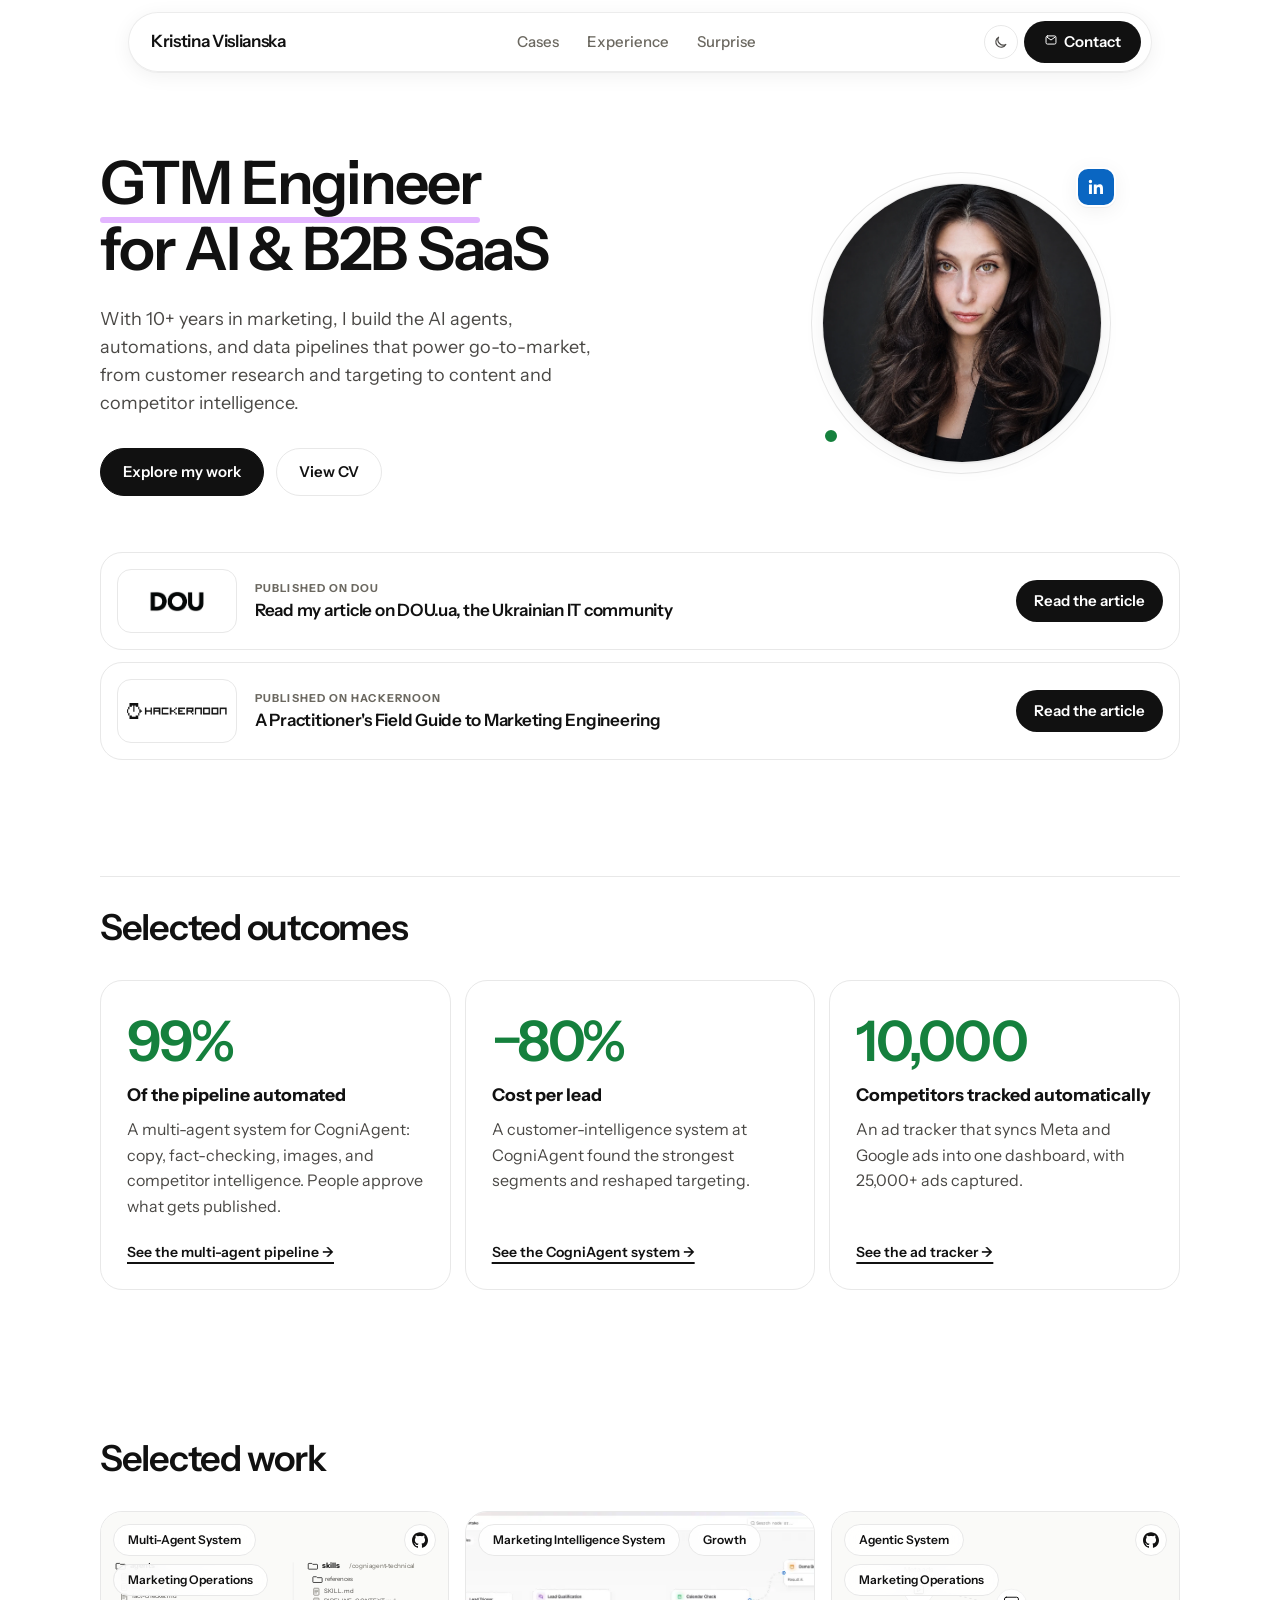
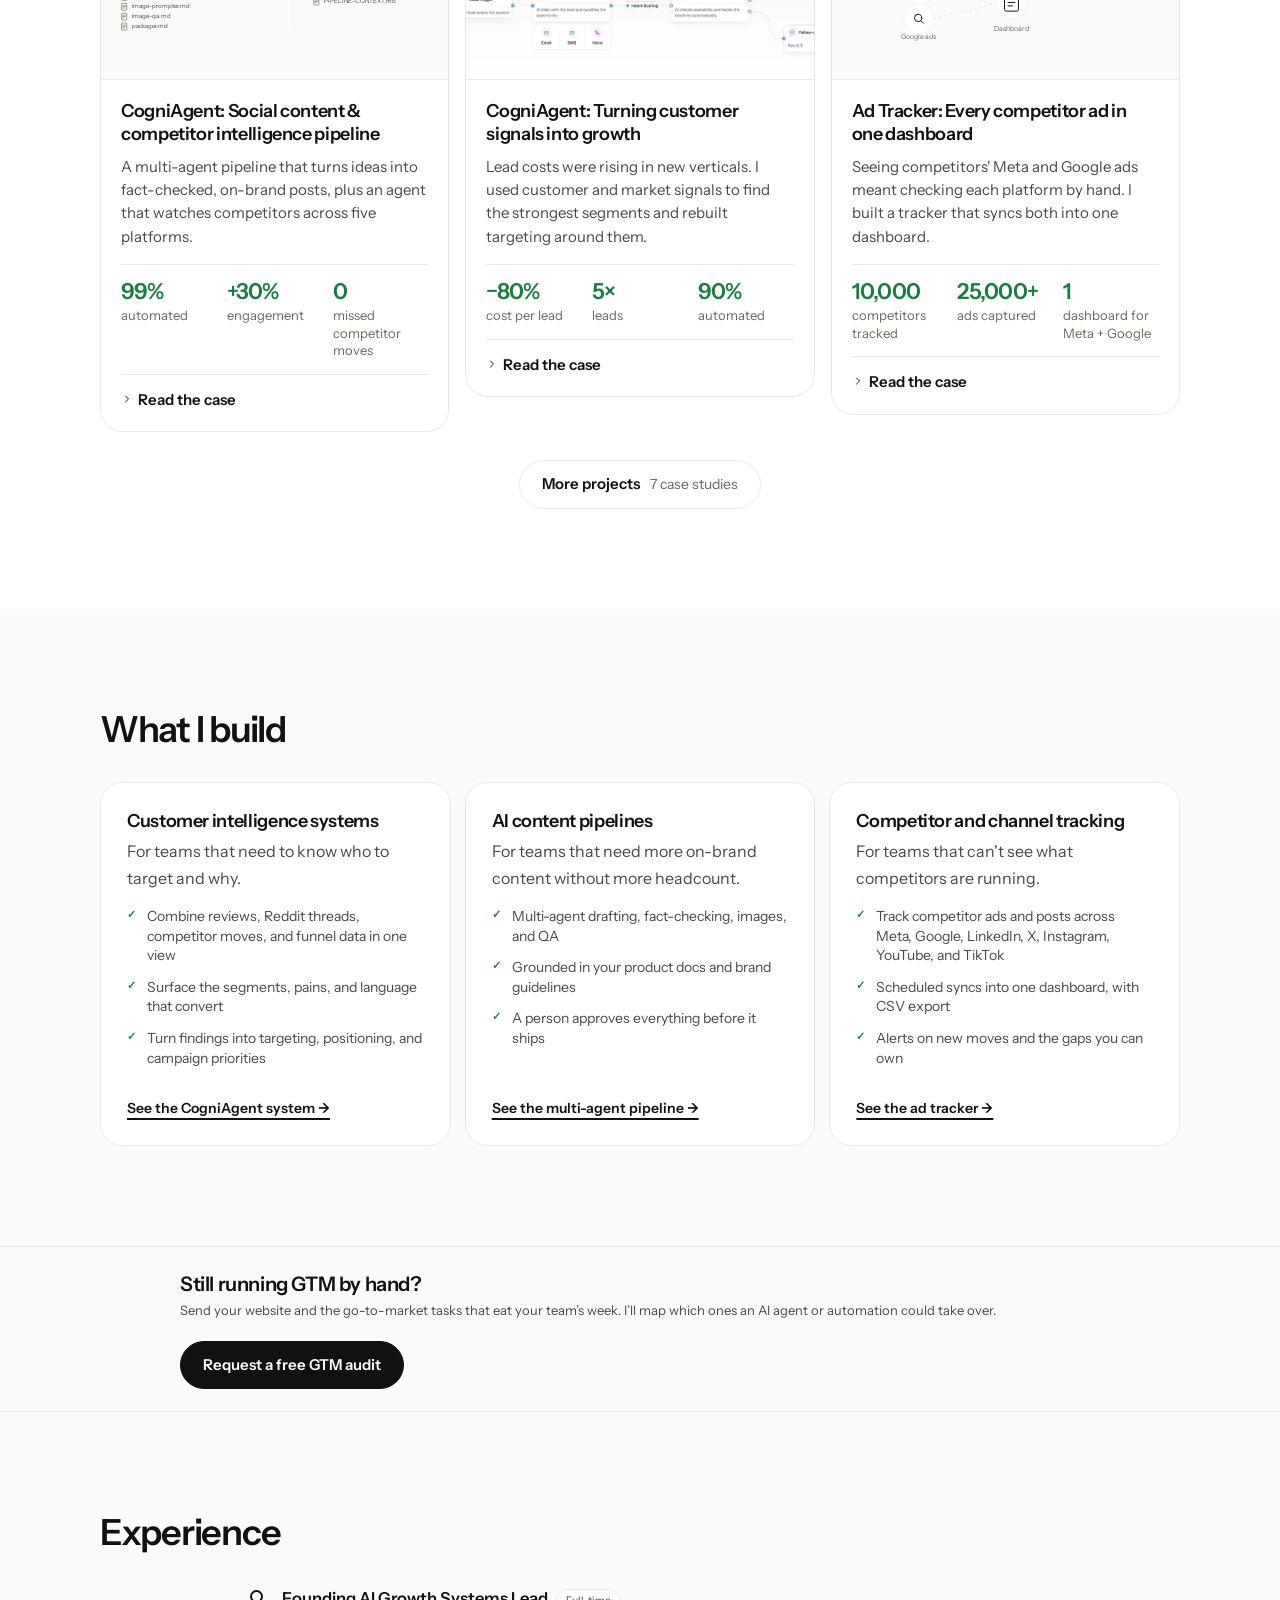
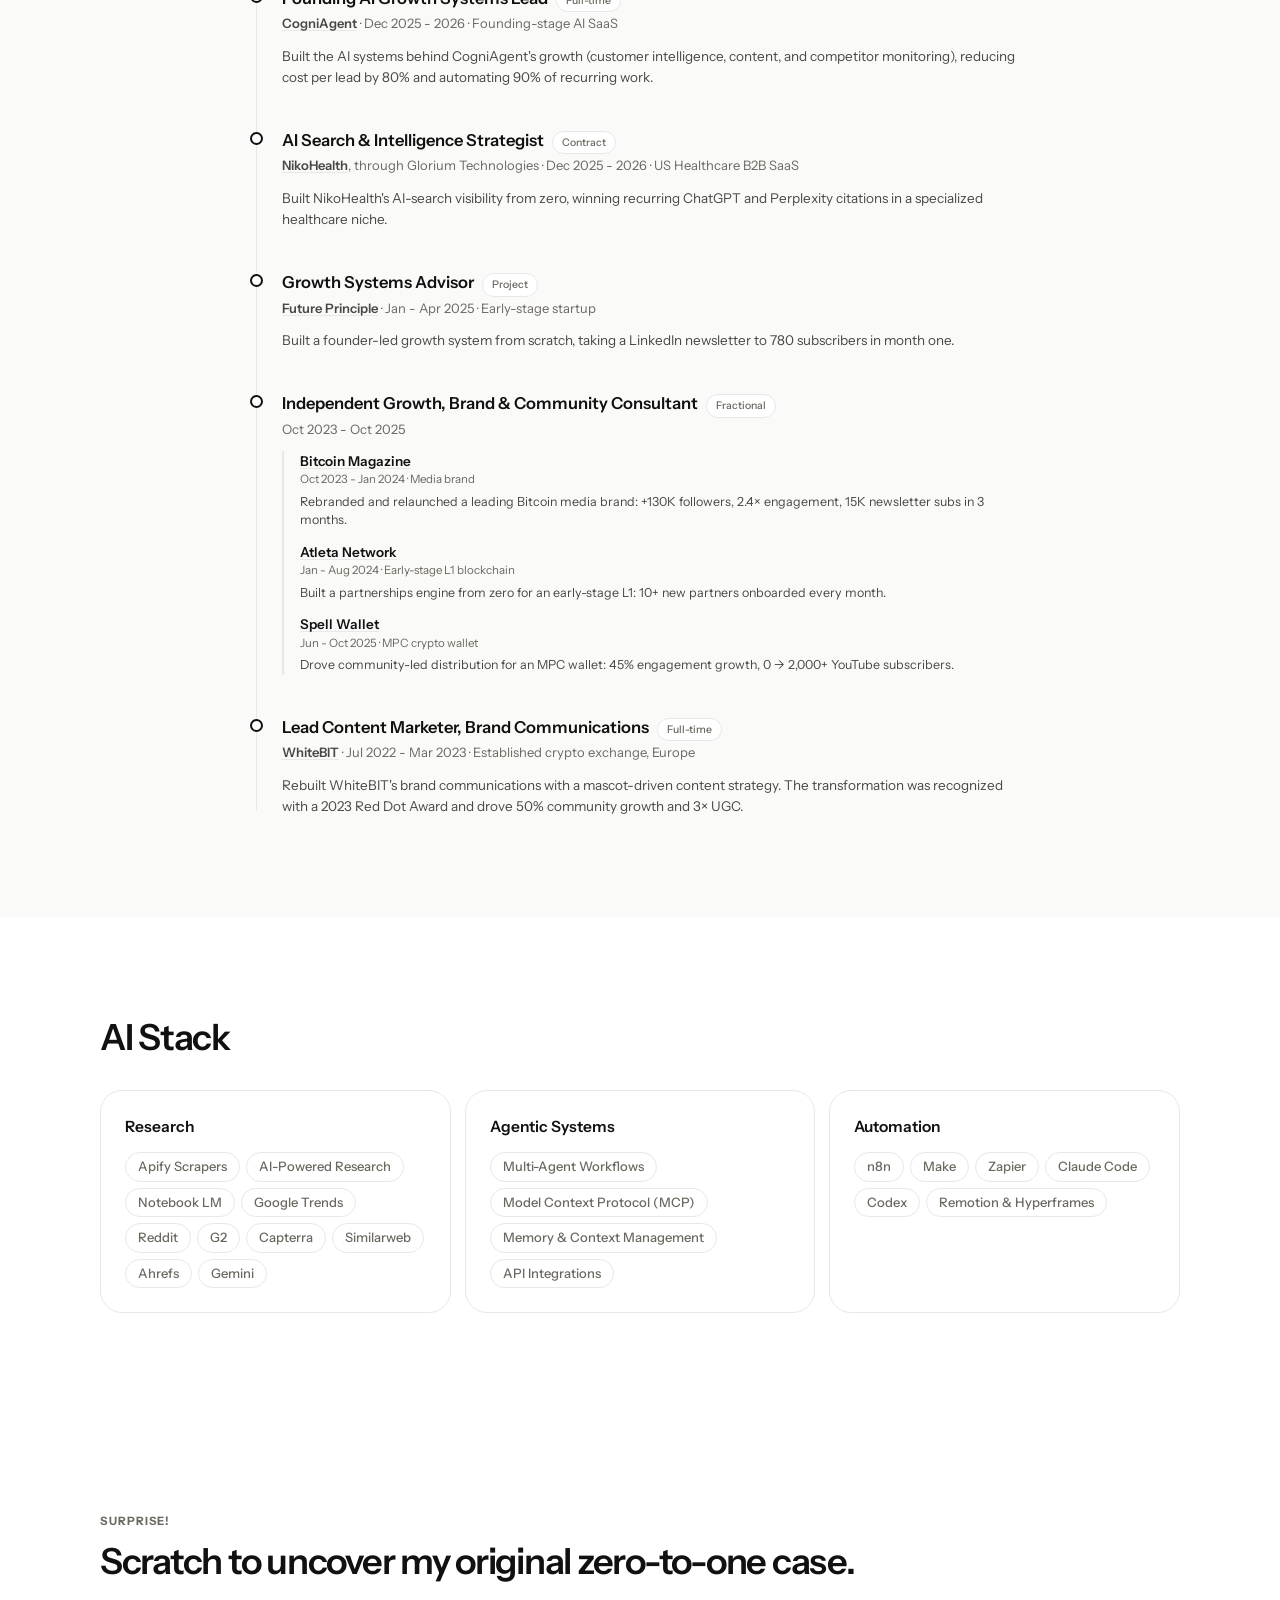
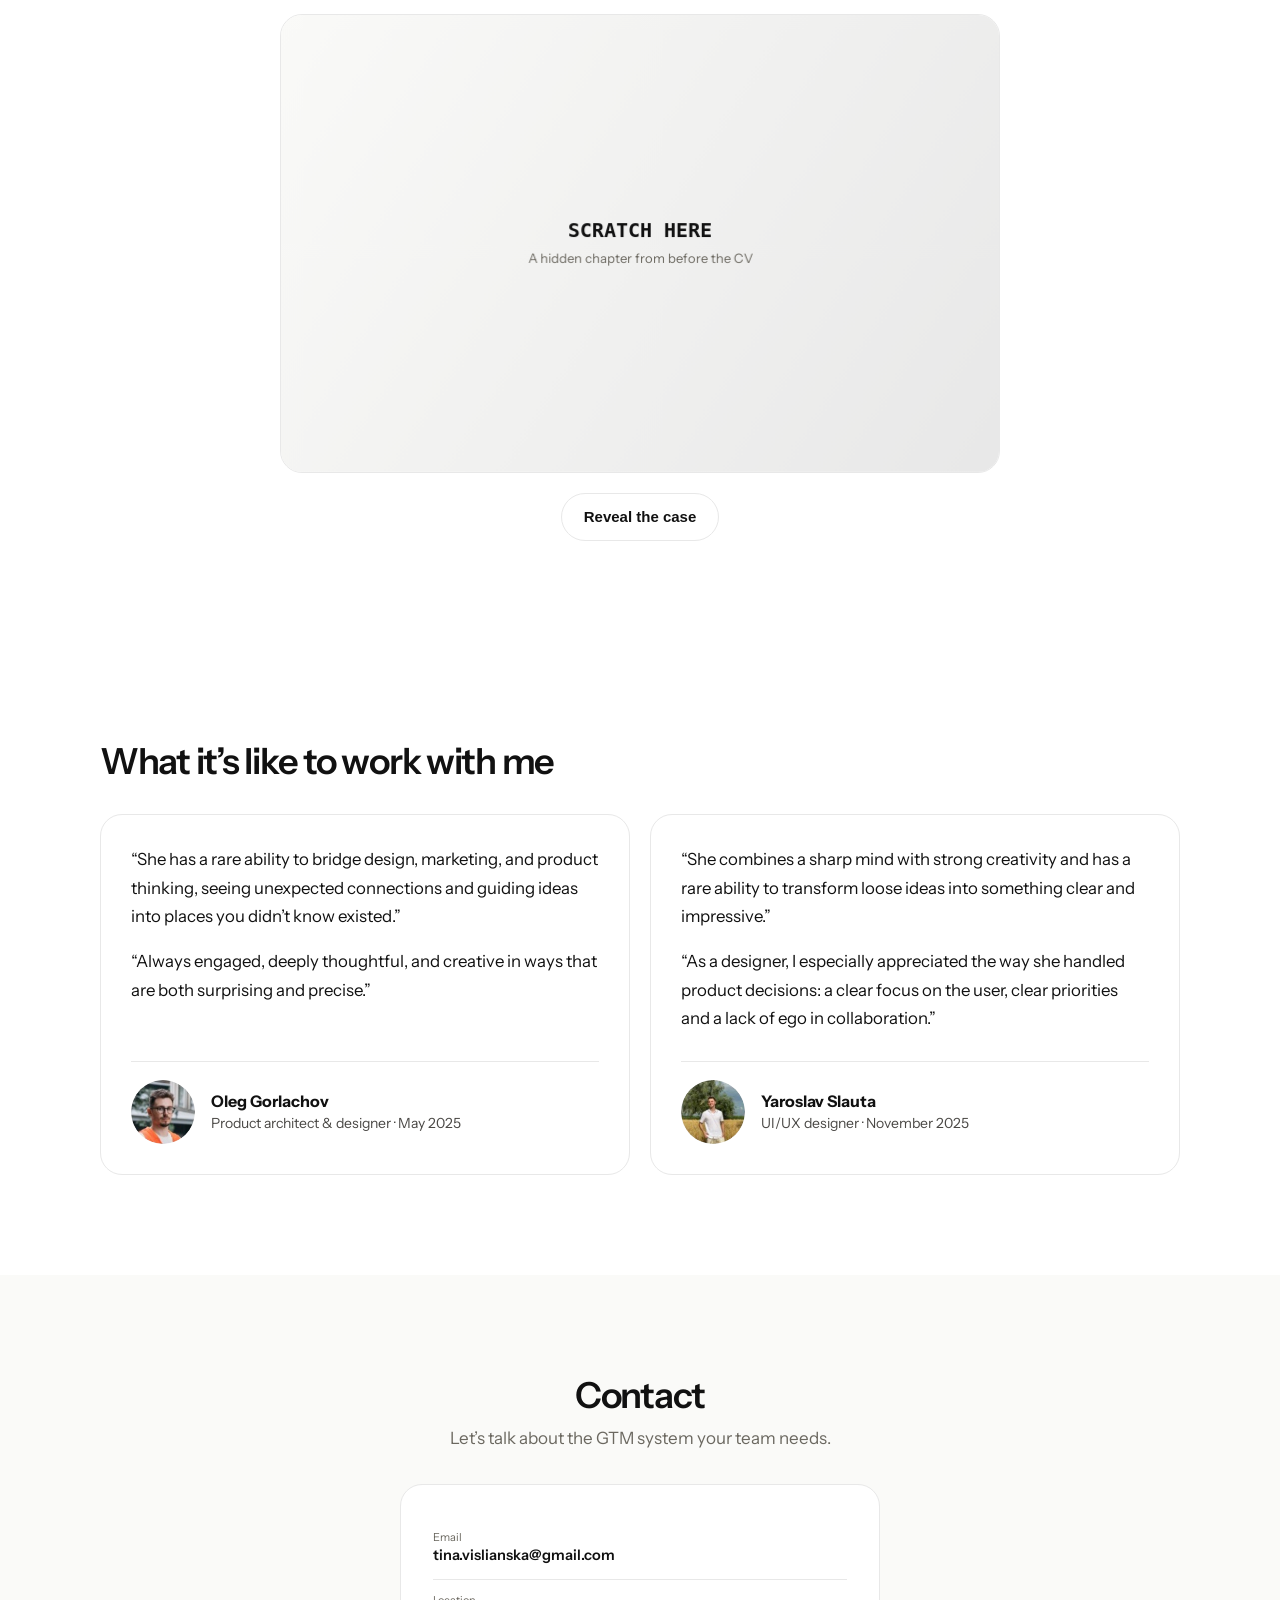
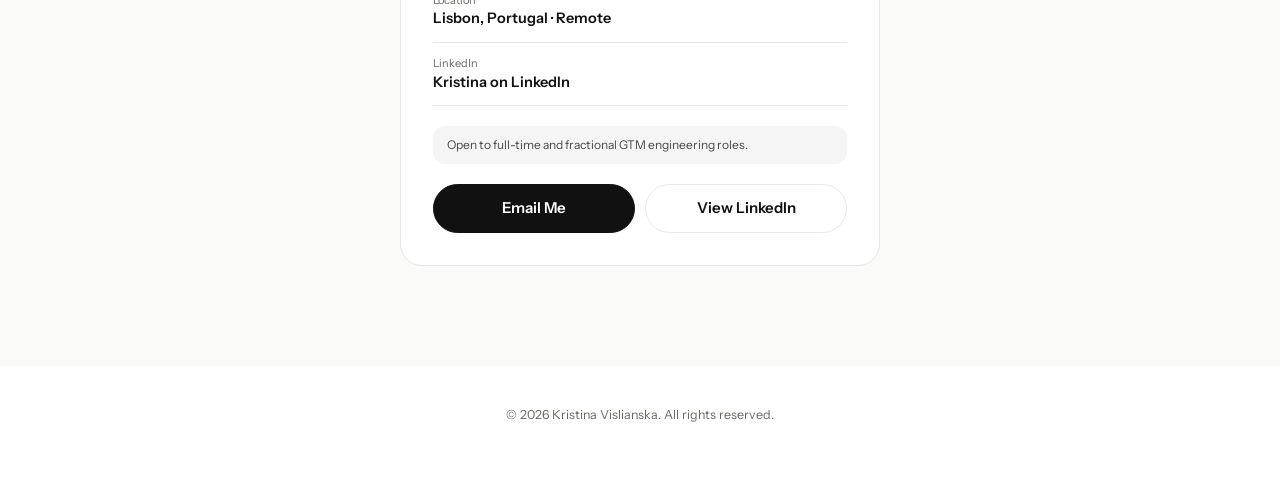
<file: index.html>
<!DOCTYPE html>
<html lang="en" data-theme="light">
<head>
<meta charset="UTF-8">
<meta name="viewport" content="width=device-width, initial-scale=1.0">
<title>Kristina Vislianska | GTM Engineer for AI &amp; B2B SaaS</title>
<link rel="icon" type="image/svg+xml" href="images/favicon.svg">
<link rel="alternate icon" href="images/favicon.svg">
<meta name="description" content="Kristina Vislianska is a GTM engineer for AI and B2B SaaS teams. She builds AI agents, automations, and research systems that turn customer, market, and performance data into growth.">
<meta property="og:title" content="Kristina Vislianska | GTM Engineer for AI &amp; B2B SaaS">
<meta property="og:description" content="Kristina Vislianska is a GTM engineer for AI and B2B SaaS teams. She builds AI agents, automations, and research systems that turn customer, market, and performance data into growth.">
<script type="application/ld+json">
{
  "@context": "https://schema.org",
  "@type": "Person",
  "name": "Kristina Vislianska",
  "jobTitle": "GTM Engineer",
  "url": "https://kristinavislianska.com/",
  "sameAs": ["https://www.linkedin.com/in/kristinavislianska"],
  "address": {
    "@type": "PostalAddress",
    "addressLocality": "Lisbon",
    "addressCountry": "Portugal"
  }
}
</script>
<link rel="preconnect" href="https://fonts.googleapis.com">
<link rel="preconnect" href="https://fonts.gstatic.com" crossorigin>
<link href="https://fonts.googleapis.com/css2?family=Instrument+Sans:wght@400;500;600;700&family=JetBrains+Mono:wght@400;500&display=swap" rel="stylesheet">
<style>
  :root {
    --bg: #ffffff;
    --bg-2: #f2f2f2;
    --card: #ffffff;
    --border: #e6e6e6;
    --text: #141414;
    --text-2: #52525b;
    --muted: #8a8a92;
    --accent: #141414;
    --accent-text: #ffffff;
    --tag-bg: #f2f2f2;
    --tag-text: #3f3f46;
    --shadow: 0 1px 2px rgba(0,0,0,0.04), 0 8px 24px rgba(0,0,0,0.04);
  }
  [data-theme="dark"] {
    --bg: #0d0d0f;
    --bg-2: #131316;
    --card: #17171a;
    --border: #26262b;
    --text: #f2f2f3;
    --text-2: #a8a8b0;
    --muted: #6f6f78;
    --accent: #f2f2f3;
    --accent-text: #0d0d0f;
    --tag-bg: #1f1f23;
    --tag-text: #cfcfd4;
    --shadow: 0 1px 2px rgba(0,0,0,0.3), 0 8px 24px rgba(0,0,0,0.35);
  }

  * { box-sizing: border-box; margin: 0; padding: 0; }
  html { scroll-behavior: smooth; }
  body {
    font-family: 'Inter', system-ui, -apple-system, sans-serif;
    background: var(--bg);
    color: var(--text);
    line-height: 1.5;
    -webkit-font-smoothing: antialiased;
    overflow-x: hidden;
  }
  .mono { font-family: 'JetBrains Mono', ui-monospace, monospace; }
  img { max-width: 100%; display: block; }
  a { color: inherit; text-decoration: none; }
  section { padding: 100px 24px; }
  .wrap { max-width: 1080px; margin: 0 auto; }

  /* ── Nav ── */
  .nav-outer { position: fixed; top: 16px; left: 0; right: 0; z-index: 200; display: flex; justify-content: center; padding: 0 16px; }
  .nav {
    display: flex; align-items: center; gap: 4px;
    background: color-mix(in srgb, var(--card) 88%, transparent);
    backdrop-filter: blur(16px) saturate(140%);
    border: 1px solid var(--border);
    border-radius: 100px;
    padding: 8px 10px 8px 18px;
    box-shadow: var(--shadow);
    max-width: 100%;
  }
  .nav-name { font-weight: 700; font-size: 14px; margin-right: 14px; white-space: nowrap; }
  .nav-links { display: flex; gap: 4px; }
  .nav-links a {
    font-size: 13px; font-weight: 500; color: var(--text-2);
    padding: 7px 12px; border-radius: 100px; transition: background .15s, color .15s;
    white-space: nowrap;
  }
  .nav-links a:hover { background: var(--tag-bg); color: var(--text); }
  .nav-right { display: flex; align-items: center; gap: 6px; margin-left: 10px; }
  .icon-btn {
    width: 34px; height: 34px; border-radius: 50%; border: 1px solid var(--border);
    background: transparent; color: var(--text-2); display: flex; align-items: center; justify-content: center;
    cursor: pointer; flex-shrink: 0;
  }
  .icon-btn svg { width: 16px; height: 16px; }
  .nav-cta {
    background: var(--accent); color: var(--accent-text);
    font-size: 13px; font-weight: 600; padding: 9px 16px; border-radius: 100px;
    display: flex; align-items: center; gap: 6px; white-space: nowrap; border: none; cursor: pointer;
  }
  .nav-cta svg { width: 14px; height: 14px; }
  @media (max-width: 760px) {
    .nav-links { display: none; }
    .nav-name { margin-right: 8px; }
  }

  /* ── Section heading ── */
  .sec-head { text-align: center; margin-bottom: 48px; }
  .sec-tag {
    display: inline-flex; align-items: center; gap: 8px;
    font-size: 26px; font-weight: 700; letter-spacing: -0.01em;
  }
  .sec-tag .br { color: var(--muted); font-weight: 500; }
  .sec-sub { color: var(--text-2); font-size: 15px; margin-top: 10px; }

  /* ── Hero ── */
  .hero { padding: 180px 24px 100px; }
  .hero-grid { display: grid; grid-template-columns: 1.15fr 0.85fr; gap: 48px; align-items: center; }
  .hero h1 { font-size: 58px; font-weight: 800; letter-spacing: -0.03em; line-height: 1.03; margin-bottom: 14px; }
  .hero-role { font-size: 17px; color: var(--text-2); margin-bottom: 18px; }
  .hero-role .mono { color: var(--text); }
  .hero-desc { font-size: 16px; color: var(--text-2); max-width: 520px; margin-bottom: 30px; line-height: 1.6; }
  .btn-row { display: flex; gap: 12px; flex-wrap: wrap; }
  .btn {
    display: inline-flex; align-items: center; gap: 8px;
    font-size: 14px; font-weight: 600; padding: 13px 22px; border-radius: 10px;
    border: 1px solid var(--border); cursor: pointer;
  }
  .btn svg { width: 14px; height: 14px; }
  .btn.primary { background: var(--accent); color: var(--accent-text); border-color: var(--accent); }
  .btn.primary:hover { opacity: 0.88; }
  .btn.secondary { background: var(--card); color: var(--text); }
  .btn.secondary:hover { background: var(--tag-bg); }
  .btn.tertiary {
    background: color-mix(in srgb, var(--card) 45%, transparent);
    backdrop-filter: blur(10px) saturate(140%);
    -webkit-backdrop-filter: blur(10px) saturate(140%);
    border: 1px solid color-mix(in srgb, var(--border) 80%, transparent);
    color: var(--text-2);
    font-weight: 500;
    transition: background .2s ease, color .2s ease, border-color .2s ease;
  }
  .btn.tertiary:hover { background: color-mix(in srgb, var(--card) 70%, transparent); color: var(--text); }
  .btn.tertiary .surprise-star {
    display: inline-block;
    animation: surprise-twinkle 2.2s ease-in-out infinite;
  }
  @keyframes surprise-twinkle {
    0%, 100% { transform: scale(1) rotate(0deg); opacity: 1; }
    50% { transform: scale(1.25) rotate(12deg); opacity: 0.55; }
  }
  @media (prefers-reduced-motion: reduce) {
    .btn.tertiary .surprise-star { animation: none; }
  }

  .hero-photo-wrap { position: relative; width: 280px; margin: 0 auto; }
  .hero-photo {
    width: 280px; height: 280px; border-radius: 50%;
    background: linear-gradient(150deg, var(--bg-2), var(--border));
    border: 1px solid var(--border);
    display: flex; align-items: center; justify-content: center;
    font-size: 74px; font-weight: 800; color: var(--muted);
    position: relative; overflow: hidden;
  }
  .hero-photo img { width: 100%; height: 100%; object-fit: cover; }
  .orbit-badge {
    position: absolute; width: 40px; height: 40px; border-radius: 12px;
    background: var(--card); border: 1px solid var(--border); box-shadow: var(--shadow);
    display: flex; align-items: center; justify-content: center; font-size: 16px;
  }
  .linkedin-badge {
    top: -6px; right: -6px; background: #0a66c2; border: 2px solid var(--bg);
    color: #fff; transition: transform .15s ease;
  }
  .linkedin-badge:hover { transform: scale(1.08); }
  .linkedin-badge svg { width: 20px; height: 20px; }
  @media (max-width: 900px) {
    .hero-grid { grid-template-columns: 1fr; text-align: center; }
    .hero-desc { margin-left: auto; margin-right: auto; }
    .btn-row { justify-content: center; }
    .hero h1 { font-size: 42px; }
    .hero-photo-wrap { order: -1; margin-bottom: 12px; width: 200px; }
    .hero-photo { width: 200px; height: 200px; font-size: 56px; }
  }

  /* ── About stats ── */
  .stat-grid { display: grid; grid-template-columns: repeat(4, 1fr); gap: 14px; }
  .stat-card {
    background: var(--card); border: 1px solid var(--border); border-radius: 16px; padding: 22px;
    transition: transform .2s ease, box-shadow .2s ease, border-color .2s ease;
  }
  .stat-card:hover {
    transform: translateY(-4px);
    box-shadow: var(--shadow);
    border-color: var(--text);
  }
  .stat-icon {
    width: 36px; height: 36px; border-radius: 10px; background: var(--tag-bg);
    display: flex; align-items: center; justify-content: center; margin-bottom: 14px;
    transition: background .2s ease;
  }
  .stat-icon svg { width: 17px; height: 17px; color: var(--text); transition: color .2s ease; }
  .stat-card:hover .stat-icon { background: var(--accent); }
  .stat-card:hover .stat-icon svg { color: var(--accent-text); }
  .stat-tag { font-size: 11px; color: var(--muted); margin-bottom: 4px; }
  .stat-num { font-size: 24px; font-weight: 800; letter-spacing: -0.02em; margin-bottom: 4px; }
  .stat-lbl { font-size: 12.5px; color: var(--text-2); line-height: 1.4; }
  .stat-lbl strong { color: var(--text); transition: color .2s ease; }
  .stat-card:hover .stat-lbl strong { color: var(--accent); }
  .stat-lbl a { color: var(--text); font-weight: 600; text-decoration: underline; text-underline-offset: 2px; }
  @media (max-width: 760px) { .stat-grid { grid-template-columns: repeat(2, 1fr); } }

  /* ── Services ── */
  .service-grid { display: grid; grid-template-columns: repeat(2, 1fr); gap: 14px; }
  .service-card {
    background: var(--card); border: 1px solid var(--border); border-radius: 16px; padding: 26px;
    transition: transform .2s ease, box-shadow .2s ease, border-color .2s ease;
  }
  .service-card:hover {
    transform: translateY(-4px);
    box-shadow: var(--shadow);
    border-color: var(--text);
  }
  .service-icon {
    width: 38px; height: 38px; border-radius: 10px; background: var(--tag-bg);
    display: flex; align-items: center; justify-content: center; margin-bottom: 16px;
    transition: background .2s ease;
  }
  .service-icon svg { width: 18px; height: 18px; transition: color .2s ease; }
  .service-card:hover .service-icon { background: var(--accent); }
  .service-card:hover .service-icon svg { color: var(--accent-text); }
  .service-card h3 { font-size: 15.5px; font-weight: 700; margin-bottom: 4px; }
  .service-sub { font-size: 12px; color: var(--muted); margin-bottom: 10px; transition: color .2s ease; }
  .service-card:hover .service-sub { color: var(--text); }
  .service-card p { font-size: 12.5px; color: var(--text-2); line-height: 1.55; margin-bottom: 16px; }
  .service-card ul { list-style: none; }
  .service-card li {
    font-size: 12.5px; color: var(--text-2); padding-left: 20px; position: relative; margin-bottom: 8px; line-height: 1.4;
  }
  .service-card li::before {
    content: '✓'; position: absolute; left: 0; color: var(--text); font-weight: 700; font-size: 11px;
    transition: color .2s ease;
  }
  .service-card:hover li::before { color: var(--accent); }
  @media (max-width: 560px) { .service-grid { grid-template-columns: 1fr; } }

  /* ── Audit banner ── */
  .audit-banner {
    padding: 22px 24px; background: var(--card);
    border-top: 1px solid var(--border); border-bottom: 1px solid var(--border);
  }
  .audit-banner-inner {
    max-width: 920px; margin: 0 auto; display: flex; align-items: center; justify-content: space-between;
    gap: 20px; flex-wrap: wrap;
  }
  .audit-banner-text { text-align: left; }
  .audit-banner h2 { font-size: 16.5px; font-weight: 700; letter-spacing: -0.01em; margin-bottom: 2px; }
  .audit-banner p { font-size: 13px; color: var(--text-2); margin: 0; }
  .audit-banner .btn.primary { flex-shrink: 0; animation: audit-bounce 2.4s ease-in-out infinite; }
  @keyframes audit-bounce {
    0%, 100% { transform: translateY(0); }
    50% { transform: translateY(-5px); }
  }
  @media (max-width: 640px) {
    .audit-banner-inner { flex-direction: column; text-align: center; }
    .audit-banner-text { text-align: center; }
  }

  /* ── AI Stack ── */
  .stack-grid { display: grid; grid-template-columns: repeat(3, 1fr); gap: 14px; }
  .stack-card {
    background: var(--card); border: 1px solid var(--border); border-radius: 16px; padding: 24px;
    transition: transform .2s ease, box-shadow .2s ease, border-color .2s ease;
  }
  .stack-card:hover {
    transform: translateY(-4px);
    box-shadow: var(--shadow);
    border-color: var(--text);
  }
  .stack-icon {
    width: 38px; height: 38px; border-radius: 10px; background: var(--tag-bg);
    display: flex; align-items: center; justify-content: center; margin-bottom: 16px;
    transition: background .2s ease;
  }
  .stack-icon svg { width: 18px; height: 18px; color: var(--text); transition: color .2s ease; }
  .stack-card:hover .stack-icon { background: var(--accent); }
  .stack-card:hover .stack-icon svg { color: var(--accent-text); }
  .stack-card h3 { font-size: 15.5px; font-weight: 700; margin-bottom: 14px; }
  .stack-tags { display: flex; flex-wrap: wrap; gap: 6px; }
  .stack-tag { font-size: 11.5px; background: var(--tag-bg); color: var(--tag-text); padding: 5px 10px; border-radius: 6px; }
  @media (max-width: 900px) { .stack-grid { grid-template-columns: repeat(2, 1fr); } }
  @media (max-width: 560px) { .stack-grid { grid-template-columns: 1fr; } }

  /* ── Experience timeline ── */
  .timeline { position: relative; padding-left: 32px; max-width: 780px; margin: 0 auto; }
  .timeline::before { content: ''; position: absolute; left: 6px; top: 6px; bottom: 6px; width: 1px; background: var(--border); }
  .tl-item { position: relative; padding-bottom: 40px; }
  .tl-item:last-child { padding-bottom: 0; }
  .tl-dot { position: absolute; left: -32px; top: 4px; width: 13px; height: 13px; border-radius: 50%; background: var(--card); border: 2px solid var(--text); }
  .tl-head { display: flex; flex-wrap: wrap; align-items: baseline; gap: 8px; margin-bottom: 2px; }
  .tl-role { font-size: 16.5px; font-weight: 700; }
  .tl-badge { font-size: 10.5px; background: var(--tag-bg); color: var(--tag-text); padding: 3px 9px; border-radius: 100px; font-weight: 600; }
  .tl-meta { font-size: 13px; color: var(--muted); margin-bottom: 12px; }
  .tl-meta strong { color: var(--text-2); font-weight: 600; }
  .tl-co-link { text-decoration: underline; text-underline-offset: 2px; text-decoration-color: var(--border); transition: text-decoration-color .15s ease; }
  .tl-co-link:hover { text-decoration-color: currentColor; }
  .tl-item ul { list-style: none; margin-bottom: 10px; }
  .tl-item li { font-size: 13.5px; color: var(--text-2); padding-left: 18px; position: relative; margin-bottom: 7px; line-height: 1.55; }
  .tl-item li::before { content: '▸'; position: absolute; left: 0; color: var(--muted); font-size: 11px; top: 2px; }
  .tl-item > p { font-size: 13.5px; color: var(--text-2); line-height: 1.55; margin-bottom: 0; }
  .tl-sub { margin-top: 12px; padding-left: 16px; border-left: 2px solid var(--border); }
  .tl-sub-item { margin-bottom: 12px; }
  .tl-sub-item:last-child { margin-bottom: 0; }
  .tl-sub-role { font-size: 13.5px; font-weight: 700; }
  .tl-sub-meta { font-size: 11.5px; color: var(--muted); margin-bottom: 4px; }
  .tl-sub-item p { font-size: 12.5px; color: var(--text-2); line-height: 1.5; }

  /* ── Scratch case ── */
  .scratch-eyebrow {
    font-size: 11.5px; font-weight: 700; letter-spacing: .08em; text-transform: uppercase;
    color: var(--muted); margin-bottom: 10px;
  }
  .scratch-card {
    position: relative; max-width: 720px; margin: 0 auto; border-radius: 20px; overflow: hidden;
    border: 1px solid var(--border); background: var(--card); box-shadow: var(--shadow);
  }
  .scratch-revealed { padding: 44px 40px; }
  .scratch-label {
    font-size: 11.5px; font-weight: 700; letter-spacing: .06em; text-transform: uppercase;
    color: var(--muted); margin-bottom: 10px;
  }
  .scratch-revealed h3 { font-size: 22px; font-weight: 800; letter-spacing: -0.01em; line-height: 1.3; margin-bottom: 14px; }
  .scratch-revealed p { font-size: 14.5px; color: var(--text-2); line-height: 1.6; margin-bottom: 20px; max-width: 580px; }
  .scratch-tags { display: flex; flex-wrap: wrap; gap: 6px; }
  .scratch-press {
    display: flex; align-items: center; gap: 12px; margin-top: 20px;
    padding-top: 20px; border-top: 1px solid var(--border);
  }
  .scratch-press-cover {
    width: 48px; height: 64px; object-fit: cover; border-radius: 6px;
    border: 1px solid var(--border); flex-shrink: 0;
  }
  .scratch-press-label {
    font-size: 11px; font-weight: 700; letter-spacing: .05em; text-transform: uppercase; color: var(--muted);
  }
  .scratch-press-title { font-size: 14px; font-weight: 700; color: var(--text); margin-top: 2px; }
  .scratch-press-sub { font-size: 12.5px; color: var(--text-2); margin-top: 2px; }
  .scratch-canvas {
    position: absolute; inset: 0; width: 100%; height: 100%; display: block;
    cursor: pointer; touch-action: none; transition: opacity .5s ease;
  }
  .scratch-card.is-revealed .scratch-canvas { opacity: 0; pointer-events: none; }
  .scratch-actions { text-align: center; margin-top: 20px; }
  .scratch-card.scratch-hint { animation: scratch-ring-pulse 0.9s ease-in-out 2; }
  .scratch-card.scratch-hint .scratch-canvas { animation: scratch-shimmer 0.9s ease-in-out 2; }
  @keyframes scratch-ring-pulse {
    0%, 100% { box-shadow: var(--shadow); }
    50% { box-shadow: 0 0 0 6px color-mix(in srgb, var(--text) 12%, transparent), var(--shadow); }
  }
  @keyframes scratch-shimmer {
    0%, 100% { filter: brightness(1); }
    50% { filter: brightness(1.15); }
  }
  @media (max-width: 560px) {
    .scratch-revealed { padding: 32px 24px; }
    .scratch-revealed h3 { font-size: 19px; }
  }
  @media (prefers-reduced-motion: reduce) {
    .scratch-canvas { transition: none; }
    .scratch-card.scratch-hint, .scratch-card.scratch-hint .scratch-canvas { animation: none; }
    html { scroll-behavior: auto; }
  }

  /* ── Cases ── */
  .case-grid { display: grid; grid-template-columns: 1fr; gap: 16px; max-width: 780px; margin: 0 auto; }
  .case-card {
    background: var(--card); border: 1px solid var(--border); border-radius: 16px; overflow: hidden;
    transition: transform .2s ease, box-shadow .2s ease, border-color .2s ease;
    position: relative;
  }
  .case-card:hover { transform: translateY(-4px); box-shadow: var(--shadow); border-color: var(--text); }
  .case-card img { width: 100%; height: 150px; object-fit: cover; border-bottom: 1px solid var(--border); }
  .case-category-badge {
    position: absolute; top: 12px; left: 12px; z-index: 2;
    background: color-mix(in srgb, var(--card) 85%, transparent);
    backdrop-filter: blur(10px) saturate(140%);
    -webkit-backdrop-filter: blur(10px) saturate(140%);
    border: 1px solid var(--border);
    color: var(--text); font-size: 12px; font-weight: 700;
    padding: 6px 14px; border-radius: 100px;
  }
  .case-badge-row {
    position: absolute; top: 12px; left: 12px; z-index: 2;
    display: flex; flex-wrap: wrap; gap: 8px; max-width: calc(100% - 24px);
  }
  .case-badge-row .case-category-badge { position: static; }
  .case-award-badge {
    position: absolute; top: 12px; right: 12px; z-index: 2;
    background: color-mix(in srgb, var(--card) 85%, transparent);
    backdrop-filter: blur(10px) saturate(140%);
    -webkit-backdrop-filter: blur(10px) saturate(140%);
    border: 1px solid var(--border);
    color: var(--text); font-size: 12px; font-weight: 700;
    padding: 6px 14px 6px 10px; border-radius: 100px;
    display: flex; align-items: center; gap: 6px;
  }
  .case-award-badge .dot { width: 9px; height: 9px; border-radius: 50%; background: #e5202e; flex-shrink: 0; }
  .case-github-badge {
    position: absolute; top: 12px; right: 12px; z-index: 2;
    width: 32px; height: 32px; display: flex; align-items: center; justify-content: center;
    background: color-mix(in srgb, var(--card) 85%, transparent);
    backdrop-filter: blur(10px) saturate(140%);
    -webkit-backdrop-filter: blur(10px) saturate(140%);
    border: 1px solid var(--border);
    border-radius: 50%; color: var(--text);
  }
  .case-github-badge svg { width: 16px; height: 16px; }
  .case-cover { width: 100%; height: 150px; border-bottom: 1px solid var(--border); background: var(--bg-2); display: block; }
  .case-cover text { font-family: Inter, sans-serif; }
  .case-body { padding: 18px; }
  .case-card h3 { font-size: 15.5px; font-weight: 700; margin-bottom: 4px; }
  .case-role { font-size: 11.5px; color: var(--muted); margin-bottom: 10px; }
  .case-card > .case-body > p { font-size: 12.5px; color: var(--text-2); line-height: 1.5; margin-bottom: 12px; }
  .case-result { font-size: 12px; font-weight: 600; background: var(--tag-bg); color: var(--text); padding: 8px 10px; border-radius: 8px; margin-bottom: 12px; }
  .case-toggle {
    font-size: 12.5px; font-weight: 600; color: var(--text); cursor: pointer;
    display: flex; align-items: center; gap: 5px; list-style: none;
  }
  .case-toggle::-webkit-details-marker { display: none; }
  .case-toggle svg { width: 12px; height: 12px; transition: transform .15s; }
  details[open] .case-toggle svg { transform: rotate(90deg); }
  .case-detail { margin-top: 14px; padding-top: 14px; border-top: 1px solid var(--border); }
  .case-detail h4 { font-size: 11px; text-transform: uppercase; letter-spacing: .05em; color: var(--muted); margin: 12px 0 6px; }
  .case-detail h4:first-child { margin-top: 0; }
  .case-detail p, .case-detail ul { font-size: 12.5px; color: var(--text-2); line-height: 1.55; }
  .case-detail ul { list-style: none; margin-bottom: 10px; }
  .case-detail li { padding-left: 14px; position: relative; margin-bottom: 6px; }
  .case-detail li::before { content: '•'; position: absolute; left: 0; color: var(--text); font-weight: 700; }
  .case-lead { font-weight: 700; color: var(--text); margin-bottom: 6px !important; }
  .case-detail li strong { color: var(--text); }
  .case-list-grid { display: grid; grid-template-columns: repeat(2, 1fr); gap: 0 20px; }
  @media (max-width: 640px) { .case-list-grid { grid-template-columns: 1fr; } }

  .case-stat-grid { display: grid; grid-template-columns: repeat(auto-fit, minmax(78px, 1fr)); gap: 6px; margin-bottom: 16px; }
  .case-stat { background: var(--tag-bg); border-radius: 8px; padding: 12px 6px; text-align: center; }
  .case-stat-icon { width: 22px; height: 22px; margin: 0 auto 6px; color: var(--text); }
  .case-stat-icon svg { width: 100%; height: 100%; }
  .case-stat-num { font-size: 18px; font-weight: 800; color: var(--text); white-space: nowrap; letter-spacing: -0.01em; }
  .case-stat-lbl { font-size: 10px; color: var(--muted); margin-top: 3px; }
  .case-card:has(.case-stat-grid) .case-result:has(+ details[open]) { display: none; }
  .case-scheme { display: flex; flex-direction: column; margin-top: 16px; }
  .case-scheme-block {
    background: var(--tag-bg); border-radius: 12px; padding: 18px 20px; flex: 1;
    border: 1px solid transparent; transition: transform .2s ease, border-color .2s ease, background .2s ease;
  }
  .case-scheme-block:hover { transform: translateY(-4px); border-color: var(--text); background: var(--card); }
  .case-scheme-label {
    font-size: 11.5px; font-weight: 700; text-transform: uppercase; letter-spacing: .05em;
    color: var(--muted); margin-bottom: 12px;
  }
  .case-scheme-block ul.case-list-grid { margin-bottom: 0; grid-template-columns: 1fr; }
  .case-scheme-connector {
    display: flex; align-items: center; justify-content: center; padding: 4px 0; color: var(--muted);
  }
  .case-scheme-connector svg { width: 14px; height: 14px; transform: rotate(90deg); }
  @media (min-width: 760px) {
    .case-scheme { flex-direction: row; align-items: stretch; gap: 4px; }
    .case-scheme-connector { padding: 0 4px; }
    .case-scheme-connector svg { transform: none; }
    .case-scheme-block ul.case-list-grid { font-size: 13px; }
  }

  /* ── Contact ── */
  .contact-card {
    max-width: 480px; margin: 0 auto; background: var(--card); border: 1px solid var(--border);
    border-radius: 20px; padding: 32px;
  }
  .contact-row { display: flex; align-items: center; gap: 14px; padding: 12px 0; border-bottom: 1px solid var(--border); }
  .contact-row:last-of-type { border-bottom: none; }
  .contact-row .ic {
    width: 38px; height: 38px; border-radius: 10px; background: var(--tag-bg);
    display: flex; align-items: center; justify-content: center; flex-shrink: 0;
  }
  .contact-row .ic svg { width: 17px; height: 17px; }
  .contact-row .lbl { font-size: 11px; color: var(--muted); }
  .contact-row .val { font-size: 14.5px; font-weight: 600; }
  .contact-status {
    margin-top: 20px; font-size: 12px; color: var(--text-2);
    background: var(--tag-bg); padding: 10px 14px; border-radius: 10px;
  }
  .contact-status strong { color: var(--text); }
  .contact-cta { display: flex; gap: 10px; margin-top: 20px; }
  .contact-cta .btn { flex: 1; justify-content: center; }

  footer { text-align: center; padding: 40px 24px 60px; font-size: 12.5px; color: var(--muted); }

  #note-content-placeholder { display: none; }

  /* Portfolio hierarchy and readable case studies. */
  .hero { padding: 140px 24px 64px; }
  .hero h1 { font-size: clamp(2.1rem, 4.3vw, 3.6rem); line-height: 1.08; }
  .hero-name { font-size: 1rem; font-weight: 600; margin-bottom: 18px; }
  .hero-meta { color: var(--text-2); font-size: .875rem; margin-top: 20px; }
  .text-link { display: inline-block; font-size: .875rem; font-weight: 600; text-decoration: underline; text-underline-offset: 4px; }
  #outcomes { padding-top: 32px; padding-bottom: 48px; }
  .stat-grid, .service-grid { grid-template-columns: repeat(3, minmax(0, 1fr)); }
  .stat-lbl, .service-card li, .case-result, .case-toggle, .case-detail h4, .case-stat-lbl { font-size: .875rem; }
  .stat-card .text-link { margin-top: 16px; }
  .service-card p, .case-card > .case-body > p, .case-detail p, .case-detail ul { font-size: 1rem; line-height: 1.65; }
  .service-card h3, .case-card h3 { font-size: 1.125rem; line-height: 1.4; }
  .service-card li { margin-bottom: 12px; }
  .case-body { padding: 24px; }
  .case-scheme-block { min-width: 0; }
  .case-scheme-block ul.case-list-grid { font-size: 1rem; }
  .case-grid { max-width: 900px; gap: 24px; }
  .case-card[id], #scratch-case { scroll-margin-top: 100px; }
  .case-card img { height: 210px; }
  .more-projects { max-width: 900px; margin: 32px auto 0; }
  .more-projects > summary { cursor: pointer; font-size: 1rem; font-weight: 600; padding: 18px 0; border-top: 1px solid var(--border); }
  .more-count { font-size: .875rem; font-weight: 400; color: var(--text-2); margin-left: 12px; }
  .more-projects[open] > summary { margin-bottom: 12px; }
  .contact-row .val { overflow-wrap: anywhere; }
  a:focus-visible, button:focus-visible, summary:focus-visible { outline: 2px solid var(--text); outline-offset: 5px; }
  @media (max-width: 900px) {
    .service-grid { grid-template-columns: 1fr; }
    .hero-photo-wrap { order: 0; }
    .case-scheme { flex-direction: column; }
  }
  @media (max-width: 600px) {
    section { padding: 64px 20px; }
    .hero { padding: 116px 20px 48px; }
    .stat-grid { grid-template-columns: 1fr; }
    .case-body { padding: 20px; }
    .case-stat-grid { grid-template-columns: repeat(2, minmax(0, 1fr)); }
    .case-card img { height: 170px; }
  }
  @media (prefers-reduced-motion: reduce) {
    html { scroll-behavior: auto; }
    *, *::before, *::after { animation: none !important; transition: none !important; }
  }
  .case-strategy { margin-bottom: 24px; }
  .case-strategy h4 { color: var(--text); }

  /* Subtle editorial identity: ink, cobalt, and connected signals. */
  :root {
    --accent: #294edb;
    --accent-text: #fff;
    --bg-2: #f5f7fb;
    --tag-bg: #f0f3fa;
    --border: #e0e5ee;
    --signal-soft: #edf1ff;
    --signal-line: #c5d0fb;
  }
  [data-theme="dark"] {
    --accent: #a9bbff;
    --accent-text: #111a35;
    --bg-2: #121722;
    --tag-bg: #1c2333;
    --border: #2c3447;
    --signal-soft: #1b2543;
    --signal-line: #3c4f88;
  }
  .hero { position: relative; isolation: isolate; padding-bottom: 84px; }
  .hero::before { content: ''; position: absolute; inset: 90px 0 0; z-index: -1; pointer-events: none; background: radial-gradient(ellipse at 78% 45%, var(--signal-soft), transparent 48%); }
  .hero-name { display: inline-flex; align-items: center; gap: 10px; font-size: .875rem; letter-spacing: .01em; }
  .hero-name::before { content: ''; width: 7px; height: 7px; background: var(--accent); border-radius: 50%; flex-shrink: 0; }
  .hero h1 { letter-spacing: -.045em; line-height: 1.07; margin-bottom: 24px; }
  .hero-highlight { color: var(--accent); }
  .hero-desc strong { color: var(--text); font-weight: 600; }
  .hero-photo-wrap { width: 300px; padding: 10px; border: 1px solid var(--signal-line); border-radius: 50%; }
  .hero-photo-wrap::before { content: ''; position: absolute; inset: -22px; border: 1px dashed var(--signal-line); border-radius: 50%; pointer-events: none; }
  .hero-photo-wrap::after { content: ''; position: absolute; width: 12px; height: 12px; border: 3px solid var(--bg); background: var(--accent); border-radius: 50%; left: 10px; bottom: 28px; }
  .hero-photo { box-shadow: 0 18px 42px rgba(15,30,70,.12); }
  .btn { border-radius: 12px; transition: background .2s, box-shadow .2s; }
  .btn.primary { box-shadow: 0 4px 12px color-mix(in srgb, var(--accent) 18%, transparent); }
  .nav { box-shadow: 0 5px 24px rgba(15,30,70,.06); }
  .nav-name { letter-spacing: -.025em; }
  .sec-head { text-align: left; margin-bottom: 32px; }
  .sec-tag { font-size: clamp(1.6rem, 3vw, 2.1rem); letter-spacing: -.035em; }
  .sec-sub { max-width: 650px; font-size: 1rem; }
  #outcomes .sec-head { border-top: 1px solid var(--border); padding-top: 30px; }
  .stat-card { display: flex; flex-direction: column; padding: 26px; border-radius: 18px; border-top: 3px solid var(--accent); }
  .stat-num { font-size: clamp(1.5rem, 2.45vw, 1.9rem); color: var(--accent); letter-spacing: -.045em; line-height: 1.2; margin: 6px 0 14px; }
  .stat-icon, .service-icon { background: var(--signal-soft); color: var(--accent); }
  .stat-icon svg { color: var(--accent); }
  .stat-card .text-link { margin-top: auto; padding-top: 22px; }
  #outcomes .stat-num { font-size: clamp(2.5rem, 4.5vw, 3.5rem); line-height: 1; letter-spacing: -.055em; }
  #outcomes .stat-lbl { font-size: 1rem; line-height: 1.6; }
  #outcomes .stat-lbl strong { display: block; margin-bottom: 10px; font-size: 1.1rem; line-height: 1.35; }
  .text-link { text-decoration-color: var(--signal-line); text-decoration-thickness: 1px; transition: color .2s; }
  .text-link:hover { color: var(--accent); }
  #cases .sec-head { max-width: 900px; margin-left: auto; margin-right: auto; }
  .case-card { border-radius: 20px; box-shadow: 0 4px 16px rgba(15,30,70,.025); }
  .case-card:hover { transform: translateY(-2px); border-color: var(--signal-line); }
  .case-result { background: var(--signal-soft); border-left: 3px solid var(--accent); border-radius: 0 8px 8px 0; padding: 12px 14px; }
  .case-strategy { padding: 4px 0 4px 20px; border-left: 1px solid var(--signal-line); }
  .case-strategy h4 { color: var(--accent); }
  .service-card { display: flex; flex-direction: column; border-radius: 18px; }
  .service-card .text-link { margin-top: auto; padding-top: 18px; }
  .service-card h3 { letter-spacing: -.02em; }
  .tl-dot { border-color: var(--accent); }
  #contact .sec-head { text-align: center; }
  #contact .sec-sub { margin-left: auto; margin-right: auto; }
  .contact-card { border-top: 3px solid var(--accent); }
  .feedback-grid { display: grid; grid-template-columns: repeat(2, minmax(0, 1fr)); gap: 20px; }
  .feedback-card { display: flex; flex-direction: column; background: var(--card); border: 1px solid var(--border); border-radius: 20px; padding: 30px; }
  .feedback-card blockquote { flex: 1; color: var(--text); font-size: 1.05rem; line-height: 1.7; }
  .feedback-card blockquote p + p { margin-top: 16px; }
  .feedback-card footer { margin-top: 28px; padding: 18px 0 0; border-top: 1px solid var(--border); color: var(--text-2); font-size: .875rem; }
  .feedback-card footer strong { display: block; color: var(--text); font-size: 1rem; }
  @media (max-width: 900px) {
    .hero-photo-wrap { width: 220px; margin-top: 18px; }
    .hero-photo { width: 200px; height: 200px; }
    .hero h1 { font-size: clamp(2.1rem, 6.5vw, 3.6rem); }
    .hero { padding-bottom: 64px; }
  }
  @media (max-width: 600px) {
    .feedback-grid { grid-template-columns: 1fr; }
    .feedback-card { padding: 24px; }
    .hero::before { background: radial-gradient(ellipse at 50% 85%, var(--signal-soft), transparent 58%); }
    .stat-card { padding: 22px; }
    .stat-num { font-size: 1.9rem; }
    .hero-photo-wrap::before { inset: -14px; }
  }

#feedback { scroll-margin-top:100px; }
.feedback-person { display:flex; align-items:center; gap:16px; text-align:left; }
.feedback-avatar { display:block; width:64px; height:64px; flex:0 0 64px; border-radius:50%; background-repeat:no-repeat; background-color:#fff; }
.avatar-oleg { background-image:url('/images/oleg-recommendation.jpeg'); background-size:1046.667px 268px; background-position:-30px -18px; }
.avatar-yaroslav { background-image:url('/images/yaroslav-recommendation.jpeg'); background-size:1030.667px 302.667px; background-position:-10px -9.333px; }

  /* Offlist-inspired layer: Instrument Sans, ink on white, warm greys, pill controls, hairline cards. */
  :root {
    --bg: #ffffff;
    --bg-2: #fafaf8;
    --card: #ffffff;
    --border: #e8e8e8;
    --text: #111111;
    --text-2: #4a4845;
    --muted: #6b6860;
    --accent: #111111;
    --accent-text: #ffffff;
    --tag-bg: #f5f5f5;
    --tag-text: #4a4845;
    --signal-soft: #f5f5f5;
    --signal-line: #e8e8e8;
    --ok: #15803d;
    --ok-surface: #dcfce7;
    --mark: oklch(0.85 0.14 305);
    --shadow: 0 1px 0 rgba(0,0,0,.04), 0 4px 20px rgba(0,0,0,.06);
  }
  [data-theme="dark"] {
    --bg: #111110;
    --bg-2: #161614;
    --card: #1a1a18;
    --border: #2b2a27;
    --text: #f3f1ec;
    --text-2: #c9c5bc;
    --muted: #8f8b82;
    --accent: #f3f1ec;
    --accent-text: #111111;
    --tag-bg: #232220;
    --tag-text: #c9c5bc;
    --signal-soft: #232220;
    --signal-line: #3a3935;
    --ok: #4ade80;
    --ok-surface: #13291c;
    --mark: oklch(0.55 0.14 305);
    --shadow: 0 1px 0 rgba(0,0,0,.3), 0 4px 20px rgba(0,0,0,.35);
  }
  body { font-family: 'Instrument Sans', -apple-system, BlinkMacSystemFont, 'Segoe UI', sans-serif; }
  .case-cover text, svg text[font-family^="Inter"] { font-family: 'Instrument Sans', sans-serif; }
  .hero h1, .sec-tag, .service-card h3, .stack-card h3, .case-card h3, .scratch-revealed h3, .audit-banner h2,
  .stat-num, .case-stat-num, .tl-role, .tl-sub-role, .nav-name { font-weight: 600; }

  .nav-outer { top: 12px; }
  .nav {
    width: 100%; max-width: 1024px; height: 60px; justify-content: space-between;
    padding: 0 10px 0 22px;
    background: color-mix(in srgb, var(--card) 72%, transparent);
    border: 1px solid color-mix(in srgb, var(--text) 8%, transparent);
    box-shadow: var(--shadow);
  }
  .nav-name { font-size: 17px; letter-spacing: -.02em; }
  .nav-links a { font-size: 15px; color: var(--muted); }
  .nav-links a:hover { background: transparent; color: var(--text); }
  .nav-cta { height: 42px; padding: 0 20px; font-size: 15px; }

  .btn { min-height: 48px; padding: 12px 22px; border-radius: 9999px; font-size: 15px; justify-content: center; }
  .btn.primary { box-shadow: none; }
  .btn.primary:hover, .nav-cta:hover { opacity: 1; background: color-mix(in srgb, var(--accent) 85%, var(--bg)); }

  .hero { padding-top: 150px; }
  .hero::before { display: none; }
  .hero-name { font-size: 11px; font-weight: 700; letter-spacing: .1em; text-transform: uppercase; color: var(--muted); }
  .hero-name::before { background: var(--ok); box-shadow: 0 0 0 3px var(--ok-surface); }
  .hero h1 { font-size: clamp(2.4rem, 5vw, 3.75rem); letter-spacing: -.035em; line-height: 1.1; }
  .hero-highlight { color: inherit; position: relative; z-index: 0; white-space: nowrap; }
  .hero-highlight::after {
    content: ''; position: absolute; z-index: -1; left: 0; right: 0; bottom: -.06em;
    height: .1em; border-radius: 999px; background: var(--mark);
  }
  .hero-desc { font-size: 18px; line-height: 1.55; text-wrap: pretty; }
  .hero-photo-wrap { border-color: var(--border); }
  .hero-photo-wrap::before { display: none; }
  .hero-photo-wrap::after { background: var(--ok); }
  .hero-photo { box-shadow: var(--shadow); }

  .sec-tag { font-size: clamp(1.75rem, 3.2vw, 2.25rem); letter-spacing: -.035em; line-height: 1.15; }
  .sec-sub { font-size: 1.0625rem; color: var(--muted); }

  .stat-card, .service-card, .stack-card, .case-card, .feedback-card, .contact-card, .scratch-card {
    border: 1px solid var(--border); border-radius: 22px; box-shadow: none;
  }
  .stat-card:hover, .service-card:hover, .stack-card:hover, .case-card:hover {
    transform: none; border-color: var(--text); box-shadow: 0 0 0 1px var(--text);
  }
  .stat-icon, .service-icon, .stack-icon, .contact-row .ic { display: none; }
  .stat-num, #outcomes .stat-num { color: var(--ok); letter-spacing: -.045em; }

  .stack-tag, .tl-badge {
    background: var(--card); color: var(--muted); border: 1px solid var(--border);
    border-radius: 999px; font-weight: 500;
  }
  .stack-tag { font-size: 13px; padding: 4px 12px; }
  .case-category-badge, .case-award-badge { font-weight: 600; }
  .case-result { background: var(--tag-bg); border-left: 0; border-radius: 12px; }
  .case-strategy { border-left-color: var(--border); }
  .case-strategy h4 { color: var(--text); }
  .case-stat, .contact-status { border-radius: 12px; }
  .case-scheme-block { border-radius: 16px; }
  .case-scheme-block:hover { transform: none; }
  .tl-dot { border-color: var(--text); }
  .service-card li::before, .service-card:hover li::before { color: var(--ok); }

  .text-link { font-weight: 600; text-decoration-color: currentColor; text-decoration-thickness: 1.5px; text-underline-offset: 5px; }
  .text-link:hover { color: var(--muted); }
  .audit-banner { background: var(--bg-2); }
  .audit-banner h2 { font-size: 1.25rem; letter-spacing: -.02em; }

  @media (max-width: 760px) {
    .nav { height: 56px; padding: 0 8px 0 18px; }
    .nav-name { font-size: 15px; }
    .nav-cta { height: 40px; padding: 0 16px; font-size: 14px; }
  }

  /* Case cards: headline, one line, up to three numbers; the story opens on demand. */
  #cases .sec-head, .case-grid, .more-projects { max-width: none; }
  .case-grid { grid-template-columns: repeat(3, minmax(0, 1fr)); gap: 16px; align-items: start; }
  .case-card img, .case-cover { height: 168px; }
  .case-card:has(.case-github-badge) .case-badge-row { max-width: calc(100% - 68px); }
  .case-body { padding: 20px; }
  .case-card h3 { font-size: 1.125rem; line-height: 1.3; letter-spacing: -.02em; margin-bottom: 8px; }
  .case-card > .case-body > p { font-size: .9375rem; line-height: 1.55; margin-bottom: 16px; }
  .case-metrics {
    display: grid; grid-template-columns: repeat(3, minmax(0, 1fr)); gap: 10px;
    padding: 14px 0; margin-bottom: 14px; border-top: 1px solid var(--border); border-bottom: 1px solid var(--border);
  }
  .case-metrics b { display: block; font-size: 1.375rem; font-weight: 600; line-height: 1.15; letter-spacing: -.035em; color: var(--ok); white-space: nowrap; }
  .case-metrics span { display: block; margin-top: 3px; font-size: .8125rem; line-height: 1.35; color: var(--muted); }
  .case-toggle { font-size: .9375rem; }
  .case-detail { margin-top: 12px; }
  .case-detail h4 { margin-top: 16px; }
  .case-detail p, .case-detail ul { font-size: .9375rem; line-height: 1.6; }
  .case-detail ul { margin-bottom: 0; }

  .more-projects { margin-top: 28px; }
  .more-projects > summary {
    list-style: none; display: flex; align-items: center; gap: 10px; width: fit-content; margin: 0 auto;
    padding: 12px 22px; border: 1px solid var(--border); border-radius: 999px; background: var(--card);
    font-size: .9375rem; transition: border-color .15s;
  }
  .more-projects > summary::-webkit-details-marker { display: none; }
  .more-projects > summary:hover { border-color: var(--text); }
  .more-projects[open] > summary { margin-bottom: 20px; }
  .more-count { margin-left: 0; color: var(--muted); }

  @media (max-width: 1000px) { .case-grid { grid-template-columns: repeat(2, minmax(0, 1fr)); } }
  @media (max-width: 640px) { .case-grid { grid-template-columns: 1fr; } }

  /* Press card: publication logo, label, and a link out. */
  .press-card {
    display: flex; align-items: center; gap: 18px; margin-top: 56px; padding: 16px;
    background: var(--card); border: 1px solid var(--border); border-radius: 22px;
    transition: border-color .2s ease, box-shadow .2s ease;
  }
  .press-card:hover { border-color: var(--text); box-shadow: 0 0 0 1px var(--text); }
  .press-logo {
    display: flex; align-items: center; justify-content: center; flex-shrink: 0;
    width: 120px; height: 64px; background: #fff; border: 1px solid var(--border); border-radius: 14px;
  }
  .press-logo img { width: 60px; height: auto; }
  .press-logo img.logo-wide { width: 100px; }
  .press-card + .press-card { margin-top: 12px; }
  .press-text { display: flex; flex-direction: column; gap: 2px; flex: 1; min-width: 0; }
  .press-label { font-size: 11px; font-weight: 700; letter-spacing: .1em; text-transform: uppercase; color: var(--muted); }
  .press-title { font-size: 1.0625rem; font-weight: 600; letter-spacing: -.015em; line-height: 1.35; }
  .press-cta {
    flex-shrink: 0; padding: 10px 18px; border-radius: 999px;
    background: var(--accent); color: var(--accent-text); font-size: .9375rem; font-weight: 600; white-space: nowrap;
  }
  @media (max-width: 640px) {
    .press-card { flex-wrap: wrap; }
    .press-text { flex-basis: calc(100% - 138px); }
    .press-cta { width: 100%; text-align: center; }
  }

</style>
<script type="text/javascript">
  (function(c,l,a,r,i,t,y){
    c[a]=c[a]||function(){(c[a].q=c[a].q||[]).push(arguments)};
    t=l.createElement(r);t.async=1;t.src="https://www.clarity.ms/tag/"+i;
    y=l.getElementsByTagName(r)[0];y.parentNode.insertBefore(t,y);
  })(window, document, "clarity", "script", "yhr2owpoyf");
</script>
</head>
<body>

<div class="nav-outer">
  <nav class="nav">
    <div class="nav-name">Kristina Vislianska</div>
    <div class="nav-links">
      <a href="#cases">Cases</a>
      <a href="#experience">Experience</a>
      <a href="#about">Surprise</a>
    </div>
    <div class="nav-right">
      <button class="icon-btn" id="dark-toggle" aria-label="Toggle dark mode"></button>
      <a href="#contact" class="nav-cta"><span id="nav-mail-icon"></span> Contact</a>
    </div>
  </nav>
</div>

<!-- ═══ HERO ═══ -->
<section class="hero" id="top">
  <div class="wrap hero-grid">
    <div>
      <h1><span class="hero-highlight">GTM Engineer</span><br>for AI &amp; B2B SaaS</h1>
      <p class="hero-desc">With 10+ years in marketing, I build the AI agents, automations, and data pipelines that power go-to-market, from customer research and targeting to content and competitor intelligence.</p>
      <div class="btn-row">
        <a href="#cases" class="btn primary">Explore my work</a>
        <a href="https://drive.google.com/file/d/1GTIwLNADWlnB3VLnwPeZkVLNfUG8637A/view?usp=sharing" target="_blank" rel="noopener" class="btn secondary">View CV</a>
      </div>
    </div>
    <div class="hero-photo-wrap">
      <div class="hero-photo"><img src="images/kristina-hero-2.webp" alt="Kristina Vislianska"></div>
      <a href="https://www.linkedin.com/in/kristinavislianska" target="_blank" rel="noopener" class="orbit-badge linkedin-badge" aria-label="LinkedIn" data-icon="linkedin"></a>
    </div>
  </div>
  <div class="wrap">
    <a class="press-card" href="https://dou.ua/forums/topic/62627/" target="_blank" rel="noopener">
      <span class="press-logo"><img src="images/dou-logo.png" alt="DOU" width="143" height="50"></span>
      <span class="press-text">
        <span class="press-label">Published on DOU</span>
        <span class="press-title">Read my article on DOU.ua, the Ukrainian IT community</span>
      </span>
      <span class="press-cta">Read the article</span>
    </a>
    <a class="press-card" href="https://hackernoon.com/a-practitioners-field-guide-to-marketing-engineering" target="_blank" rel="noopener">
      <span class="press-logo"><img class="logo-wide" src="images/hackernoon-logo.png" alt="HackerNoon" width="619" height="100"></span>
      <span class="press-text">
        <span class="press-label">Published on HackerNoon</span>
        <span class="press-title">A Practitioner's Field Guide to Marketing Engineering</span>
      </span>
      <span class="press-cta">Read the article</span>
    </a>
  </div>
</section>

<section id="outcomes">
  <div class="wrap">
    <div class="sec-head"><h2 class="sec-tag">Selected outcomes</h2></div>
    <div class="stat-grid">
      <div class="stat-card"><div class="stat-icon" data-icon="bolt"></div><div class="stat-num">99%</div><div class="stat-lbl"><strong>Of the pipeline automated</strong>A multi-agent system for CogniAgent: copy, fact-checking, images, and competitor intelligence. People approve what gets published.</div><a class="text-link" href="#case-cogni-multi-agent">See the multi-agent pipeline →</a></div>
      <div class="stat-card"><div class="stat-icon" data-icon="target"></div><div class="stat-num">−80%</div><div class="stat-lbl"><strong>Cost per lead</strong>A customer-intelligence system at CogniAgent found the strongest segments and reshaped targeting.</div><a class="text-link" href="#case-cogniagent">See the CogniAgent system →</a></div>
      <div class="stat-card"><div class="stat-icon" data-icon="search"></div><div class="stat-num">10,000</div><div class="stat-lbl"><strong>Competitors tracked automatically</strong>An ad tracker that syncs Meta and Google ads into one dashboard, with 25,000+ ads captured.</div><a class="text-link" href="#case-ad-tracker">See the ad tracker →</a></div>
    </div>
  </div>
</section>

<section id="cases">
  <div class="wrap">
    <div class="sec-head"><h2 class="sec-tag">Selected work</h2></div>
    <div class="case-grid">
<div class="case-card" id="case-cogni-multi-agent">
        <svg class="case-cover" viewBox="0 0 600 150" role="img" aria-label="File tree of the agents and skills folders behind the pipeline">
          <defs>
            <g id="fw-folder"><path d="M1 3.6h5.2l1.6 1.6H15a1 1 0 0 1 1 1v6.3a1 1 0 0 1-1 1H1a1 1 0 0 1-1-1V4.6a1 1 0 0 1 1-1Z" fill="none" stroke="var(--text)" stroke-width="1.3" stroke-linejoin="round"/></g>
            <g id="fw-file"><rect x="1.5" y="0.5" width="9" height="12" rx="1.3" fill="none" stroke="var(--muted)" stroke-width="1.1"/><path d="M3.5 4h5M3.5 6.3h5M3.5 8.6h3" stroke="var(--muted)" stroke-width="1" stroke-linecap="round"/></g>
          </defs>
          <line x1="332" y1="18" x2="332" y2="132" stroke="var(--border)" stroke-width="1"/>
          <g transform="translate(26 16)">
            <use href="#fw-folder" x="0" y="0" width="17" height="14"/>
            <text x="24" y="12" font-family="Inter, sans-serif" font-size="13" font-weight="700" fill="var(--text)">agents</text>
          </g>
          <g font-family="'JetBrains Mono', monospace" font-size="10.5" fill="var(--text-2)">
            <g transform="translate(34 46)"><use href="#fw-file" x="0" y="-9" width="11" height="13"/><text x="19" y="0">competitor-scout.md</text></g>
            <g transform="translate(34 63)"><use href="#fw-file" x="0" y="-9" width="11" height="13"/><text x="19" y="0">copywriter.md</text></g>
            <g transform="translate(34 80)"><use href="#fw-file" x="0" y="-9" width="11" height="13"/><text x="19" y="0">fact-checker.md</text></g>
            <g transform="translate(34 97)"><use href="#fw-file" x="0" y="-9" width="11" height="13"/><text x="19" y="0">image-prompter.md</text></g>
            <g transform="translate(34 114)"><use href="#fw-file" x="0" y="-9" width="11" height="13"/><text x="19" y="0">image-qa.md</text></g>
            <g transform="translate(34 131)"><use href="#fw-file" x="0" y="-9" width="11" height="13"/><text x="19" y="0">packager.md</text></g>
          </g>
          <g transform="translate(358 16)">
            <use href="#fw-folder" x="0" y="0" width="17" height="14"/>
            <text x="24" y="12" font-family="Inter, sans-serif" font-size="13" font-weight="700" fill="var(--text)">skills</text>
            <text x="70" y="12" font-family="'JetBrains Mono', monospace" font-size="11" fill="var(--muted)">/cogniagent-technical</text>
          </g>
          <g font-family="'JetBrains Mono', monospace" font-size="10.5" fill="var(--text-2)">
            <g transform="translate(366 50)"><use href="#fw-folder" x="0" y="-11" width="13" height="11"/><text x="21" y="0">references</text></g>
            <g transform="translate(366 71)"><use href="#fw-file" x="0" y="-9" width="11" height="13"/><text x="19" y="0">SKILL.md</text></g>
            <g transform="translate(366 88)"><use href="#fw-file" x="0" y="-9" width="11" height="13"/><text x="19" y="0">PIPELINE-CONTEXT.md</text></g>
          </g>
        </svg>
        <div class="case-github-badge" aria-hidden="true">
          <svg viewBox="0 0 24 24" fill="currentColor"><path d="M12 .297c-6.63 0-12 5.373-12 12 0 5.303 3.438 9.8 8.205 11.385.6.113.82-.258.82-.577 0-.285-.01-1.04-.015-2.04-3.338.724-4.042-1.61-4.042-1.61-.546-1.385-1.333-1.755-1.333-1.755-1.089-.744.084-.729.084-.729 1.205.084 1.839 1.237 1.839 1.237 1.07 1.834 2.807 1.304 3.492.997.107-.775.418-1.305.762-1.605-2.665-.3-5.466-1.332-5.466-5.93 0-1.31.465-2.38 1.235-3.22-.135-.303-.54-1.523.105-3.176 0 0 1.005-.322 3.3 1.23.96-.267 1.98-.399 3-.405 1.02.006 2.04.138 3 .405 2.28-1.552 3.285-1.23 3.285-1.23.645 1.653.24 2.873.12 3.176.765.84 1.23 1.91 1.23 3.22 0 4.61-2.805 5.625-5.475 5.92.42.36.81 1.096.81 2.22 0 1.606-.015 2.896-.015 3.286 0 .315.21.69.825.57C20.565 22.092 24 17.592 24 12.297c0-6.627-5.373-12-12-12"/></svg>
        </div>
        <div class="case-badge-row">
          <div class="case-category-badge">Multi-Agent System</div>
          <div class="case-category-badge">Marketing Operations</div>
        </div>
        <div class="case-body">
          <h3>CogniAgent: Social content &amp; competitor intelligence pipeline</h3>
          <p>A multi-agent pipeline that turns ideas into fact-checked, on-brand posts, plus an agent that watches competitors across five platforms.</p>
          <div class="case-metrics"><div><b>99%</b><span>automated</span></div><div><b>+30%</b><span>engagement</span></div><div><b>0</b><span>missed competitor moves</span></div></div>
          <details>
            <summary class="case-toggle"><span data-icon="chev"></span> Read the case</summary>
            <div class="case-detail"><h4>What I built</h4><ul><li>A chain of agents (strategist, copywriter, fact-checker, image prompter, image QA, packager), each owning one step of a post</li><li>Fact-checks grounded in CogniAgent's own product docs, so errors are caught before review</li><li>A competitor scout that reads live posts on LinkedIn, X, Instagram, YouTube, and TikTok and flags gaps the brand can own</li><li>Publishing stays manual by design: a person approves every post</li></ul><h4>Result</h4><p>+30% engagement, 99% of the pipeline automated, and zero missed competitor moves since launch.</p></div>
          </details>
        </div>
      </div>
<div class="case-card" id="case-cogniagent">
        <img src="images/cogniagent-website.webp" alt="CogniAgent AI agent workflow canvas from cogniagent.ai">
        <div class="case-badge-row">
          <div class="case-category-badge">Marketing Intelligence System</div>
          <div class="case-category-badge">Growth</div>
        </div>
        <div class="case-body">
          <h3>CogniAgent: Turning customer signals into growth</h3>
          <p>Lead costs were rising in new verticals. I used customer and market signals to find the strongest segments and rebuilt targeting around them.</p>
          <div class="case-metrics"><div><b>−80%</b><span>cost per lead</span></div><div><b>5×</b><span>leads</span></div><div><b>90%</b><span>automated</span></div></div>
          <details>
            <summary class="case-toggle"><span data-icon="chev"></span> Read the case</summary>
            <div class="case-detail"><h4>The challenge</h4><p>Acquisition costs were rising as CogniAgent entered new verticals.</p><h4>What I did</h4><ul><li>Combined market research, customer conversations, Reddit threads, competitor reviews, and funnel data into one view</li><li>Found the segments with the most urgent problems, and the words they used to describe them</li><li>Turned that into sharper ICP priorities, positioning, campaigns, and ready-made workflow templates</li></ul><h4>Result</h4><p>−80% cost per lead, 5× leads, +15% conversion, +80% content, 90% automated.</p></div>
          </details>
        </div>
      </div>
<div class="case-card" id="case-ad-tracker">
        <svg class="case-cover" viewBox="0 0 600 150" role="img" aria-label="Diagram: Meta and Google ad data feeding into one dashboard">
          <circle cx="150" cy="65" r="26" fill="var(--card)" stroke="var(--border)"/>
          <g stroke="var(--text)" stroke-width="1.7" stroke-linecap="round" stroke-linejoin="round" fill="none" transform="translate(138 53)">
            <rect x="4" y="5" width="16" height="14" rx="2"/>
            <path d="m10 9 5 3-5 3Z"/>
          </g>
          <circle cx="150" cy="115" r="26" fill="var(--card)" stroke="var(--border)"/>
          <g stroke="var(--text)" stroke-width="1.7" stroke-linecap="round" stroke-linejoin="round" fill="none" transform="translate(138 103)">
            <circle cx="10.75" cy="10.75" r="6.25"/>
            <path d="m15.5 15.5 4.25 4.25"/>
          </g>
          <line x1="176" y1="65" x2="280" y2="90" stroke="var(--border)" stroke-width="2" stroke-dasharray="4 5"/>
          <line x1="176" y1="115" x2="280" y2="90" stroke="var(--border)" stroke-width="2" stroke-dasharray="4 5"/>
          <circle cx="310" cy="90" r="26" fill="var(--card)" stroke="var(--border)"/>
          <g stroke="var(--text)" stroke-width="1.7" stroke-linecap="round" stroke-linejoin="round" fill="none" transform="translate(298 78)">
            <rect x="0" y="0" width="24" height="24" rx="3"/>
            <path d="M6 9h12M6 15h7.5"/>
          </g>
          <text x="150" y="35" text-anchor="middle" font-size="12" fill="var(--muted)">Meta ads</text>
          <text x="150" y="150" text-anchor="middle" font-size="12" fill="var(--muted)">Google ads</text>
          <text x="310" y="137" text-anchor="middle" font-size="12" fill="var(--muted)">Dashboard</text>
        </svg>
        <div class="case-github-badge" aria-hidden="true">
          <svg viewBox="0 0 24 24" fill="currentColor"><path d="M12 .297c-6.63 0-12 5.373-12 12 0 5.303 3.438 9.8 8.205 11.385.6.113.82-.258.82-.577 0-.285-.01-1.04-.015-2.04-3.338.724-4.042-1.61-4.042-1.61-.546-1.385-1.333-1.755-1.333-1.755-1.089-.744.084-.729.084-.729 1.205.084 1.839 1.237 1.839 1.237 1.07 1.834 2.807 1.304 3.492.997.107-.775.418-1.305.762-1.605-2.665-.3-5.466-1.332-5.466-5.93 0-1.31.465-2.38 1.235-3.22-.135-.303-.54-1.523.105-3.176 0 0 1.005-.322 3.3 1.23.96-.267 1.98-.399 3-.405 1.02.006 2.04.138 3 .405 2.28-1.552 3.285-1.23 3.285-1.23.645 1.653.24 2.873.12 3.176.765.84 1.23 1.91 1.23 3.22 0 4.61-2.805 5.625-5.475 5.92.42.36.81 1.096.81 2.22 0 1.606-.015 2.896-.015 3.286 0 .315.21.69.825.57C20.565 22.092 24 17.592 24 12.297c0-6.627-5.373-12-12-12"/></svg>
        </div>
        <div class="case-badge-row">
          <div class="case-category-badge">Agentic System</div>
          <div class="case-category-badge">Marketing Operations</div>
        </div>
        <div class="case-body">
          <h3>Ad Tracker: Every competitor ad in one dashboard</h3>
          <p>Seeing competitors' Meta and Google ads meant checking each platform by hand. I built a tracker that syncs both into one dashboard.</p>
          <div class="case-metrics"><div><b>10,000</b><span>competitors tracked</span></div><div><b>25,000+</b><span>ads captured</span></div><div><b>1</b><span>dashboard for Meta + Google</span></div></div>
          <details>
            <summary class="case-toggle"><span data-icon="chev"></span> Read the case</summary>
            <div class="case-detail"><h4>The challenge</h4><p>There was no single view of what competitors were running on Meta or Google without checking each platform by hand.</p><h4>What I built</h4><ul><li>Meta and Google adapters (via Apify scrapers) that normalize both sources into one schema</li><li>A scheduled sync that keeps the ad history current</li><li>A dashboard and CSV export for reviewing competitor ads</li></ul><h4>Result</h4><p>10,000 competitors tracked across Meta and Google, with 25,000+ ads captured automatically in one dashboard.</p></div>
          </details>
        </div>
      </div>
    </div>
    <details class="more-projects">
      <summary>More projects <span class="more-count">7 case studies</span></summary>
      <div class="case-grid">
<div class="case-card" id="case-content-machine">
        <svg class="case-cover" viewBox="0 0 600 150" role="img" aria-label="Diagram: agent workflow becomes a guide, then video">
          <circle cx="120" cy="65" r="26" fill="var(--card)" stroke="var(--border)"/>
          <g stroke="var(--text)" stroke-width="1.7" stroke-linecap="round" stroke-linejoin="round" fill="none">
            <circle cx="120" cy="65" r="2.25"/>
            <path d="M112.35 61.1c2-3.35 5.75-4.9 9.25-3.8 3.45 1.05 5.85 4.45 5.65 8.05-.2 3.65-2.95 6.75-6.55 7.35" transform="translate(0 0)"/>
            <path d="M127.65 68.9c-2 3.35-5.75 4.9-9.25 3.8-3.45-1.05-5.85-4.45-5.65-8.05.2-3.65 2.95-6.75 6.55-7.35" transform="translate(0 0)"/>
          </g>
          <line x1="150" y1="65" x2="270" y2="65" stroke="var(--border)" stroke-width="2" stroke-dasharray="4 5"/>
          <circle cx="300" cy="65" r="26" fill="var(--card)" stroke="var(--border)"/>
          <g stroke="var(--text)" stroke-width="1.7" stroke-linecap="round" stroke-linejoin="round" fill="none" transform="translate(288 53)">
            <rect x="0" y="0" width="24" height="24" rx="3"/>
            <path d="M6 9h12M6 15h7.5"/>
          </g>
          <line x1="330" y1="65" x2="450" y2="65" stroke="var(--border)" stroke-width="2" stroke-dasharray="4 5"/>
          <circle cx="480" cy="65" r="26" fill="var(--card)" stroke="var(--border)"/>
          <g stroke="var(--text)" stroke-width="1.7" stroke-linecap="round" stroke-linejoin="round" fill="none" transform="translate(468 55)">
            <rect x="0" y="0" width="24" height="21" rx="3"/>
            <path d="m9.5 6 7.5 4.5-7.5 4.5Z"/>
          </g>
          <text x="120" y="112" text-anchor="middle" font-size="12" fill="var(--muted)">Agent workflow</text>
          <text x="300" y="112" text-anchor="middle" font-size="12" fill="var(--muted)">Guide</text>
          <text x="480" y="112" text-anchor="middle" font-size="12" fill="var(--muted)">Video</text>
        </svg>
        <div class="case-github-badge" aria-hidden="true">
          <svg viewBox="0 0 24 24" fill="currentColor"><path d="M12 .297c-6.63 0-12 5.373-12 12 0 5.303 3.438 9.8 8.205 11.385.6.113.82-.258.82-.577 0-.285-.01-1.04-.015-2.04-3.338.724-4.042-1.61-4.042-1.61-.546-1.385-1.333-1.755-1.333-1.755-1.089-.744.084-.729.084-.729 1.205.084 1.839 1.237 1.839 1.237 1.07 1.834 2.807 1.304 3.492.997.107-.775.418-1.305.762-1.605-2.665-.3-5.466-1.332-5.466-5.93 0-1.31.465-2.38 1.235-3.22-.135-.303-.54-1.523.105-3.176 0 0 1.005-.322 3.3 1.23.96-.267 1.98-.399 3-.405 1.02.006 2.04.138 3 .405 2.28-1.552 3.285-1.23 3.285-1.23.645 1.653.24 2.873.12 3.176.765.84 1.23 1.91 1.23 3.22 0 4.61-2.805 5.625-5.475 5.92.42.36.81 1.096.81 2.22 0 1.606-.015 2.896-.015 3.286 0 .315.21.69.825.57C20.565 22.092 24 17.592 24 12.297c0-6.627-5.373-12-12-12"/></svg>
        </div>
        <div class="case-badge-row">
          <div class="case-category-badge">Agentic System</div>
          <div class="case-category-badge">Marketing Operations</div>
        </div>
        <div class="case-body">
          <h3>CogniAgent: AI content machine</h3>
          <p>I built a system that turned every new workflow on the platform into guides, tutorials, and videos automatically.</p>
          <div class="case-metrics"><div><b>99%</b><span>of content automated</span></div><div><b>1%</b><span>human review</span></div></div>
          <details>
            <summary class="case-toggle"><span data-icon="chev"></span> Read the case</summary>
            <div class="case-detail"><h4>The challenge</h4><p>Every new agent workflow needed documentation and content, and manual production couldn't keep up with product releases.</p><h4>What I built</h4><ul><li>A custom skill that writes step-by-step guides from each new workflow</li><li>Automated video production with Claude Code, Remotion, and HyperFrames</li><li>A layer that cuts long videos into short clips, plus quick tips cards from the docs</li></ul><h4>Result</h4><p>99% of content production automated. People review the final 1%.</p></div>
          </details>
        </div>
      </div>
<div class="case-card" id="case-hook-generator">
        <svg class="case-cover" viewBox="0 0 600 150" role="img" aria-label="Diagram: creator Reels feed pattern analysis, which generates hooks">
          <circle cx="120" cy="65" r="26" fill="var(--card)" stroke="var(--border)"/>
          <g stroke="var(--text)" stroke-width="1.7" stroke-linecap="round" stroke-linejoin="round" fill="none" transform="translate(108 53)">
            <rect x="4" y="5" width="16" height="14" rx="2"/>
            <path d="m10 9 5 3-5 3Z"/>
          </g>
          <line x1="150" y1="65" x2="270" y2="65" stroke="var(--border)" stroke-width="2" stroke-dasharray="4 5"/>
          <circle cx="300" cy="65" r="26" fill="var(--card)" stroke="var(--border)"/>
          <g stroke="var(--text)" stroke-width="1.7" stroke-linecap="round" stroke-linejoin="round" fill="none" transform="translate(288 53)">
            <circle cx="10.75" cy="10.75" r="6.25"/>
            <path d="m15.5 15.5 4.25 4.25"/>
          </g>
          <line x1="330" y1="65" x2="450" y2="65" stroke="var(--border)" stroke-width="2" stroke-dasharray="4 5"/>
          <circle cx="480" cy="65" r="26" fill="var(--card)" stroke="var(--border)"/>
          <g stroke="var(--text)" stroke-width="1.7" stroke-linecap="round" stroke-linejoin="round" fill="none" transform="translate(468 53)">
            <path d="M13 2 4 14h6l-1 8 9-12h-6l1-8Z"/>
          </g>
          <text x="120" y="112" text-anchor="middle" font-size="12" fill="var(--muted)">Reels</text>
          <text x="300" y="112" text-anchor="middle" font-size="12" fill="var(--muted)">Patterns</text>
          <text x="480" y="112" text-anchor="middle" font-size="12" fill="var(--muted)">Hooks</text>
        </svg>
        <div class="case-github-badge" aria-hidden="true">
          <svg viewBox="0 0 24 24" fill="currentColor"><path d="M12 .297c-6.63 0-12 5.373-12 12 0 5.303 3.438 9.8 8.205 11.385.6.113.82-.258.82-.577 0-.285-.01-1.04-.015-2.04-3.338.724-4.042-1.61-4.042-1.61-.546-1.385-1.333-1.755-1.333-1.755-1.089-.744.084-.729.084-.729 1.205.084 1.839 1.237 1.839 1.237 1.07 1.834 2.807 1.304 3.492.997.107-.775.418-1.305.762-1.605-2.665-.3-5.466-1.332-5.466-5.93 0-1.31.465-2.38 1.235-3.22-.135-.303-.54-1.523.105-3.176 0 0 1.005-.322 3.3 1.23.96-.267 1.98-.399 3-.405 1.02.006 2.04.138 3 .405 2.28-1.552 3.285-1.23 3.285-1.23.645 1.653.24 2.873.12 3.176.765.84 1.23 1.91 1.23 3.22 0 4.61-2.805 5.625-5.475 5.92.42.36.81 1.096.81 2.22 0 1.606-.015 2.896-.015 3.286 0 .315.21.69.825.57C20.565 22.092 24 17.592 24 12.297c0-6.627-5.373-12-12-12"/></svg>
        </div>
        <div class="case-badge-row">
          <div class="case-category-badge">Agentic System</div>
          <div class="case-category-badge">Marketing Operations</div>
        </div>
        <div class="case-body">
          <h3>Reels Hook Generator: Openings that stop the scroll</h3>
          <p>Videos were losing viewers in the first seconds. I built a tool that learns from top creators' hooks and writes new ones for any topic.</p>
          <div class="case-metrics"><div><b>5×</b><span>reach</span></div><div><b>15×</b><span>engagement</span></div><div><b>60→20%</b><span>skip rate</span></div></div>
          <details>
            <summary class="case-toggle"><span data-icon="chev"></span> Read the case</summary>
            <div class="case-detail"><h4>The challenge</h4><p>Content wasn't failing because of the idea. It was losing people in the first few seconds.</p><h4>What I built</h4><ul><li>Collects Reels from selected creators and transcribes their openings with OpenAI Whisper</li><li>Finds the patterns behind strong hooks: language, pacing, and psychological triggers</li><li>Writes original hooks for any topic, audience, and goal, with a simple interface to compare and refine them</li></ul><h4>Result</h4><p>5× reach, 15× engagement, and a skip rate cut from 60% to 20%.</p></div>
          </details>
        </div>
      </div>
<div class="case-card" id="case-nikohealth">
        <img src="images/nikohealth-website.png" alt="NikoHealth product dashboard from nikohealth.com">
        <div class="case-category-badge">AI Search</div>
        <div class="case-body">
          <h3>NikoHealth: Connecting search, content, and authority</h3>
          <p>Buyers were asking AI engines about healthcare software, and NikoHealth was missing from the answers. I built its path into them.</p>
          <div class="case-metrics"><div><b>3 mo</b><span>to recurring AI citations</span></div><div><b>1,000+</b><span>impressions per Reddit post</span></div></div>
          <details>
            <summary class="case-toggle"><span data-icon="chev"></span> Read the case</summary>
            <div class="case-detail"><h4>The challenge</h4><p>NikoHealth didn't appear in ChatGPT or Perplexity answers to the questions its buyers were asking.</p><h4>What I did</h4><ul><li>Reverse-engineered AI answers to see which queries and sources they rely on</li><li>Fixed the crawlability and accessibility issues keeping the site out of AI answers</li><li>Published owned and third-party content for high-intent queries, with ongoing citation monitoring</li></ul><h4>Result</h4><p>Recurring citations across a monitored set of high-intent DME/HME queries within 3 months. Targeted Reddit posts drove 1,000+ impressions each.</p></div>
          </details>
        </div>
      </div>
<div class="case-card" id="case-bitcoin">
        <img src="images/bitcoinmagazine-website.png" alt="Bitcoin Magazine logo from bitcoinmagazine.com" style="object-position: 50% 25%;">
        <div class="case-category-badge">Growth</div>
        <div class="case-body">
          <h3>Bitcoin Magazine: Connecting brand, community, and distribution</h3>
          <p>The brand needed new readers without losing its loyal ones. I tied a relaunch, social, and an editorial initiative to a growing newsletter.</p>
          <div class="case-metrics"><div><b>+130K</b><span>followers</span></div><div><b>2.4×</b><span>engagement</span></div><div><b>15K</b><span>newsletter subs in 3 months</span></div></div>
          <details>
            <summary class="case-toggle"><span data-icon="chev"></span> Read the case</summary>
            <div class="case-detail"><h4>The challenge</h4><p>Bitcoin Magazine needed to reach a new generation of readers while keeping its long-time audience.</p><h4>What I did</h4><ul><li>Ran a full rebrand and social relaunch</li><li>Launched Proof for Women, an editorial initiative for underrepresented voices</li><li>Built newsletter acquisition loops around community and content</li></ul><h4>Result</h4><p>+130K new social followers, 2.4× engagement, and 15K newsletter subscribers in 3 months.</p></div>
          </details>
        </div>
      </div>
<div class="case-card" id="case-whitebit">
        <img src="images/whitebit-website.webp" alt="WhiteBIT brand campaign from whitebit.com" style="object-position: 50% 89%;">
        <div class="case-category-badge">Brand Communications</div>
        <div class="case-award-badge"><span class="dot"></span> Red Dot Award</div>
        <div class="case-body">
          <h3>WhiteBIT: One brand across every channel</h3>
          <p>One of Europe's largest crypto exchanges had outgrown its scattered communications. I rebuilt them into one identity, strategy, and voice.</p>
          <div class="case-metrics"><div><b>Red Dot</b><span>Award 2023</span></div><div><b>+50%</b><span>community engagement</span></div><div><b>3×</b><span>user-generated content</span></div></div>
          <details>
            <summary class="case-toggle"><span data-icon="chev"></span> Read the case</summary>
            <div class="case-detail"><h4>The challenge</h4><p>SMM, SEO, PR, email, and content ran separately, with no shared identity, as WhiteBIT grew into one of Europe's largest crypto exchanges.</p><h4>What I did</h4><ul><li>Built a new brand communications platform with one visual identity, and led the PR, copy, SMM, and SEO team</li><li>Launched a mascot-led content strategy and a gamified onboarding experience</li><li>Secured influencer partnerships on TikTok, Instagram, and YouTube</li></ul><h4>Result</h4><p>A 2023 Red Dot Award, +50% community engagement, 3× user-generated content, and +40% social engagement.</p></div>
          </details>
        </div>
      </div>
<div class="case-card">
        <img src="images/atleta-website.png" alt="Atleta Network logo from atleta.network">
        <div class="case-category-badge">Co-Marketing Partnerships</div>
        <div class="case-body">
          <h3>Atleta Network: A partnerships engine from zero</h3>
          <p>An early-stage L1 blockchain needed ecosystem credibility fast, with no partnership process. I built one from scratch.</p>
          <div class="case-metrics"><div><b>10+</b><span>new partners a month</span></div></div>
          <details>
            <summary class="case-toggle"><span data-icon="chev"></span> Read the case</summary>
            <div class="case-detail"><h4>The challenge</h4><p>Atleta had no partnership pipeline, materials, or playbook, and needed ecosystem credibility fast.</p><h4>What I did</h4><ul><li>Built the partner acquisition process from scratch</li><li>Created pitch decks and partnership materials</li><li>Designed a repeatable path from outreach to close</li></ul><h4>Result</h4><p>10+ new partners onboarded every month, including RTF, led by Oleksandr Usyk.</p></div>
          </details>
        </div>
      </div>
<div class="case-card">
        <img src="images/spellwallet-app-screenshot.jpeg" alt="Spell Wallet app balance screen" style="object-position: 50% 0%;">
        <div class="case-category-badge">Growth</div>
        <div class="case-body">
          <h3>Spell Wallet: A community from zero in a crowded market</h3>
          <p>A new MPC wallet in a saturated market, with no community or content to start from. I built community-led distribution.</p>
          <div class="case-metrics"><div><b>+45%</b><span>engagement</span></div><div><b>0 → 2K+</b><span>YouTube subscribers</span></div><div><b>150+</b><span>live attendees per event</span></div></div>
          <details>
            <summary class="case-toggle"><span data-icon="chev"></span> Read the case</summary>
            <div class="case-detail"><h4>The challenge</h4><p>A new MPC wallet needed to stand out in a saturated market, with no community, content system, or distribution to build on.</p><h4>What I did</h4><ul><li>Built YouTube and social content systems from scratch</li><li>Launched AMAs and recurring community events</li><li>Ran a reply-first distribution strategy on X</li></ul><h4>Result</h4><p>+45% engagement in six months, YouTube from 0 to 2,000+ subscribers, and 150+ live attendees per event on average.</p></div>
          </details>
        </div>
      </div>
      </div>
    </details>
  </div>
</section>

<section id="services" style="background:var(--bg-2)">
  <div class="wrap">
    <div class="sec-head"><h2 class="sec-tag">What I build</h2></div>
    <div class="service-grid">
      <div class="service-card">
        <div class="service-icon" data-icon="search"></div><h3>Customer intelligence systems</h3>
        <p>For teams that need to know who to target and why.</p>
        <ul><li>Combine reviews, Reddit threads, competitor moves, and funnel data in one view</li><li>Surface the segments, pains, and language that convert</li><li>Turn findings into targeting, positioning, and campaign priorities</li></ul>
        <a class="text-link" href="#case-cogniagent">See the CogniAgent system →</a>
      </div>
      <div class="service-card">
        <div class="service-icon" data-icon="content"></div><h3>AI content pipelines</h3>
        <p>For teams that need more on-brand content without more headcount.</p>
        <ul><li>Multi-agent drafting, fact-checking, images, and QA</li><li>Grounded in your product docs and brand guidelines</li><li>A person approves everything before it ships</li></ul>
        <a class="text-link" href="#case-cogni-multi-agent">See the multi-agent pipeline →</a>
      </div>
      <div class="service-card">
        <div class="service-icon" data-icon="bolt"></div><h3>Competitor and channel tracking</h3>
        <p>For teams that can't see what competitors are running.</p>
        <ul><li>Track competitor ads and posts across Meta, Google, LinkedIn, X, Instagram, YouTube, and TikTok</li><li>Scheduled syncs into one dashboard, with CSV export</li><li>Alerts on new moves and the gaps you can own</li></ul>
        <a class="text-link" href="#case-ad-tracker">See the ad tracker →</a>
      </div>
    </div>
  </div>
</section>

<section class="audit-banner">
  <div class="wrap">
    <div class="audit-banner-inner">
      <div class="audit-banner-text">
        <h2>Still running GTM by hand?</h2>
        <p>Send your website and the go-to-market tasks that eat your team’s week. I’ll map which ones an AI agent or automation could take over.</p>
      </div>
      <a href="mailto:tina.vislianska@gmail.com?subject=Free%20GTM%20Automation%20Audit%20Request&amp;body=Website%3A%20%0AGTM%20tasks%20done%20by%20hand%3A%20%0ATools%20you%20use%20today%3A%20" class="btn primary">Request a free GTM audit</a>
    </div>
  </div>
</section>

<section id="experience" style="background:var(--bg-2)">
  <div class="wrap">
    <div class="sec-head">
      <div class="sec-tag">Experience</div>
    </div>
    <div class="timeline">

      <div class="tl-item">
        <div class="tl-dot"></div>
        <div class="tl-head"><span class="tl-role">Founding AI Growth Systems Lead</span><span class="tl-badge">Full-time</span></div>
        <div class="tl-meta"><strong><a href="https://cogniagent.ai/" target="_blank" rel="noopener" class="tl-co-link">CogniAgent</a></strong> · Dec 2025 - 2026 · Founding-stage AI SaaS</div>
        <p>Built the AI systems behind CogniAgent's growth (customer intelligence, content, and competitor monitoring), reducing cost per lead by 80% and automating 90% of recurring work.</p>
      </div>

      <div class="tl-item">
        <div class="tl-dot"></div>
        <div class="tl-head"><span class="tl-role">AI Search &amp; Intelligence Strategist</span><span class="tl-badge">Contract</span></div>
        <div class="tl-meta"><strong><a href="https://nikohealth.com/" target="_blank" rel="noopener" class="tl-co-link">NikoHealth</a></strong>, through Glorium Technologies · Dec 2025 - 2026 · US Healthcare B2B SaaS</div>
        <p>Built NikoHealth's AI-search visibility from zero, winning recurring ChatGPT and Perplexity citations in a specialized healthcare niche.</p>
      </div>

      <div class="tl-item">
        <div class="tl-dot"></div>
        <div class="tl-head"><span class="tl-role">Growth Systems Advisor</span><span class="tl-badge">Project</span></div>
        <div class="tl-meta"><strong><a href="https://futureprinciple.com/" target="_blank" rel="noopener" class="tl-co-link">Future Principle</a></strong> · Jan - Apr 2025 · Early-stage startup</div>
        <p>Built a founder-led growth system from scratch, taking a LinkedIn newsletter to 780 subscribers in month one.</p>
      </div>

      <div class="tl-item">
        <div class="tl-dot"></div>
        <div class="tl-head"><span class="tl-role">Independent Growth, Brand &amp; Community Consultant</span><span class="tl-badge">Fractional</span></div>
        <div class="tl-meta">Oct 2023 - Oct 2025</div>
        <div class="tl-sub">
          <div class="tl-sub-item">
            <div class="tl-sub-role"><a href="https://bitcoinmagazine.com/" target="_blank" rel="noopener" class="tl-co-link">Bitcoin Magazine</a></div>
            <div class="tl-sub-meta">Oct 2023 - Jan 2024 · Media brand</div>
            <p>Rebranded and relaunched a leading Bitcoin media brand: +130K followers, 2.4× engagement, 15K newsletter subs in 3 months.</p>
          </div>
          <div class="tl-sub-item">
            <div class="tl-sub-role"><a href="https://atleta.network/" target="_blank" rel="noopener" class="tl-co-link">Atleta Network</a></div>
            <div class="tl-sub-meta">Jan - Aug 2024 · Early-stage L1 blockchain</div>
            <p>Built a partnerships engine from zero for an early-stage L1: 10+ new partners onboarded every month.</p>
          </div>
          <div class="tl-sub-item">
            <div class="tl-sub-role"><a href="https://spellwallet.io/" target="_blank" rel="noopener" class="tl-co-link">Spell Wallet</a></div>
            <div class="tl-sub-meta">Jun - Oct 2025 · MPC crypto wallet</div>
            <p>Drove community-led distribution for an MPC wallet: 45% engagement growth, 0 → 2,000+ YouTube subscribers.</p>
          </div>
        </div>
      </div>

      <div class="tl-item">
        <div class="tl-dot"></div>
        <div class="tl-head"><span class="tl-role">Lead Content Marketer, Brand Communications</span><span class="tl-badge">Full-time</span></div>
        <div class="tl-meta"><strong><a href="https://whitebit.com/" target="_blank" rel="noopener" class="tl-co-link">WhiteBIT</a></strong> · Jul 2022 - Mar 2023 · Established crypto exchange, Europe</div>
        <p>Rebuilt WhiteBIT's brand communications with a mascot-driven content strategy. The transformation was recognized with a 2023 Red Dot Award and drove 50% community growth and 3× UGC.</p>
      </div>

    </div>
  </div>
</section>

<section id="stack">
  <div class="wrap">
    <div class="sec-head">
      <div class="sec-tag">AI Stack</div>
    </div>
    <div class="stack-grid">
      <div class="stack-card">
        <div class="stack-icon" data-icon="search"></div>
        <h3>Research</h3>
        <div class="stack-tags">
          <span class="stack-tag">Apify Scrapers</span><span class="stack-tag">AI-Powered Research</span>
          <span class="stack-tag">Notebook LM</span><span class="stack-tag">Google Trends</span>
          <span class="stack-tag">Reddit</span><span class="stack-tag">G2</span><span class="stack-tag">Capterra</span>
          <span class="stack-tag">Similarweb</span><span class="stack-tag">Ahrefs</span><span class="stack-tag">Gemini</span>
        </div>
      </div>
      <div class="stack-card">
        <div class="stack-icon" data-icon="aiOrbit"></div>
        <h3>Agentic Systems</h3>
        <div class="stack-tags">
          <span class="stack-tag">Multi-Agent Workflows</span>
          <span class="stack-tag">Model Context Protocol (MCP)</span><span class="stack-tag">Memory &amp; Context Management</span>
          <span class="stack-tag">API Integrations</span>
        </div>
      </div>
      <div class="stack-card">
        <div class="stack-icon" data-icon="growth"></div>
        <h3>Automation</h3>
        <div class="stack-tags">
          <span class="stack-tag">n8n</span><span class="stack-tag">Make</span>
          <span class="stack-tag">Zapier</span><span class="stack-tag">Claude Code</span>
          <span class="stack-tag">Codex</span><span class="stack-tag">Remotion &amp; Hyperframes</span>
        </div>
      </div>
    </div>
  </div>
</section>

<section id="about">
  <div id="scratch-case">
  <div class="wrap">
    <div class="sec-head">
      <h2 class="scratch-eyebrow">Surprise!</h2>
      <div class="sec-tag">Scratch to uncover my original zero-to-one case.</div>
    </div>
    <div class="scratch-card" id="scratchCard">
      <div class="scratch-revealed">
        <div class="scratch-label">The Flower-Mask Experiment</div>
        <h3>I turned an unexpected idea into a product, and found people willing to buy it.</h3>
        <p>I created masks from flowers, shaped the story around them, brought the idea to market, and sold them as NFTs. Long before I called it positioning or zero-to-one marketing, I was already testing what makes an unfamiliar product desirable. The project was also published in Slanted 43, a magazine focused on international design and cultural creation.</p>
        <div class="scratch-tags">
          <span class="stack-tag">Product Idea</span>
          <span class="stack-tag">Positioning</span>
          <span class="stack-tag">Storytelling</span>
          <span class="stack-tag">Demand Validation</span>
        </div>
        <div class="scratch-press">
          <img src="images/slanted-43-cover.jpeg" alt="Slanted 43 magazine cover" class="scratch-press-cover">
          <div>
            <div class="scratch-press-label">Published in</div>
            <div class="scratch-press-title">Slanted 43</div>
            <div class="scratch-press-sub">International design &amp; cultural creation</div>
          </div>
        </div>
      </div>
      <canvas class="scratch-canvas" id="scratchCanvas" aria-hidden="true"></canvas>
    </div>
    <div class="scratch-actions">
      <button type="button" class="btn secondary" id="scratchRevealBtn">Reveal the case</button>
    </div>
  </div>
  </div>
</section>

<section id="feedback">
  <div class="wrap">
    <div class="sec-head">
      <h2 class="sec-tag">What it’s like to work with me</h2>
    </div>
    <div class="feedback-grid">
      <article class="feedback-card">
        <blockquote>
          <p>“She has a rare ability to bridge design, marketing, and product thinking, seeing unexpected connections and guiding ideas into places you didn’t know existed.”</p>
          <p>“Always engaged, deeply thoughtful, and creative in ways that are both surprising and precise.”</p>
        </blockquote>
        <footer class="feedback-person"><span class="feedback-avatar avatar-oleg" role="img" aria-label="Oleg Gorlachov"></span><div><strong>Oleg Gorlachov</strong>Product architect &amp; designer · May 2025</div></footer>
      </article>
      <article class="feedback-card">
        <blockquote>
          <p>“She combines a sharp mind with strong creativity and has a rare ability to transform loose ideas into something clear and impressive.”</p>
          <p>“As a designer, I especially appreciated the way she handled product decisions: a clear focus on the user, clear priorities and a lack of ego in collaboration.”</p>
        </blockquote>
        <footer class="feedback-person"><span class="feedback-avatar avatar-yaroslav" role="img" aria-label="Yaroslav Slauta"></span><div><strong>Yaroslav Slauta</strong>UI/UX designer · November 2025</div></footer>
      </article>
    </div>
  </div>
</section>

<section id="contact" style="background:var(--bg-2)">
  <div class="wrap">
    <div class="sec-head">
      <div class="sec-tag">Contact</div>
      <p class="sec-sub">Let’s talk about the GTM system your team needs.</p>
    </div>
    <div class="contact-card">
      <div class="contact-row">
        <div class="ic" data-icon="mail"></div>
        <div><div class="lbl">Email</div><div class="val"><a href="mailto:tina.vislianska@gmail.com">tina.vislianska@gmail.com</a></div></div>
      </div>
      <div class="contact-row">
        <div class="ic" data-icon="pin"></div>
        <div><div class="lbl">Location</div><div class="val">Lisbon, Portugal · Remote</div></div>
      </div>
      <div class="contact-row">
        <div class="ic" data-icon="link"></div>
        <div><div class="lbl">LinkedIn</div><div class="val"><a href="https://www.linkedin.com/in/kristinavislianska" target="_blank" rel="noopener">Kristina on LinkedIn</a></div></div>
      </div>
      <div class="contact-status">Open to full-time and fractional GTM engineering roles.</div>
      <div class="contact-cta">
        <a href="mailto:tina.vislianska@gmail.com" class="btn primary">Email Me</a>
        <a href="https://www.linkedin.com/in/kristinavislianska" target="_blank" rel="noopener" class="btn secondary">View LinkedIn</a>
      </div>
    </div>
  </div>
</section>

<footer>© 2026 Kristina Vislianska. All rights reserved.</footer>

<script>
function revealLinkedCase() {
  const id = decodeURIComponent(window.location.hash.slice(1));
  const target = id && document.getElementById(id);
  if (!target) return;
  const parent = target.closest('details.more-projects');
  if (parent) parent.open = true;
  requestAnimationFrame(() => target.scrollIntoView());
}
window.addEventListener('hashchange', revealLinkedCase);
revealLinkedCase();

// ═══ ICONS ═══
const ICONS = {
  linkedin: '<svg viewBox="0 0 24 24" fill="currentColor"><path d="M20.45 20.45h-3.55v-5.57c0-1.33-.02-3.03-1.85-3.03-1.85 0-2.14 1.44-2.14 2.94v5.66H9.36V9h3.41v1.56h.05c.47-.9 1.62-1.85 3.34-1.85 3.57 0 4.23 2.35 4.23 5.4v6.34zM5.34 7.43a2.06 2.06 0 1 1 0-4.12 2.06 2.06 0 0 1 0 4.12zM7.12 20.45H3.56V9h3.56v11.45z"/></svg>',
  aiOrbit: '<svg viewBox="0 0 24 24" fill="none" stroke="currentColor" stroke-width="1.7" stroke-linecap="round" stroke-linejoin="round"><circle cx="12" cy="12" r="2.25"/><path d="M4.35 8.1c2-3.35 5.75-4.9 9.25-3.8 3.45 1.05 5.85 4.45 5.65 8.05-.2 3.65-2.95 6.75-6.55 7.35"/><path d="M19.65 15.9c-2 3.35-5.75 4.9-9.25 3.8-3.45-1.05-5.85-4.45-5.65-8.05.2-3.65 2.95-6.75 6.55-7.35"/><circle cx="4.6" cy="8" r="1"/><circle cx="19.4" cy="16" r="1"/></svg>',
  health: '<svg viewBox="0 0 24 24" fill="none" stroke="currentColor" stroke-width="1.7" stroke-linecap="round" stroke-linejoin="round"><path d="M12 20s-7-4.2-7-10.1A3.9 3.9 0 0 1 12 7.5a3.9 3.9 0 0 1 7 2.4C19 15.8 12 20 12 20Z"/><path d="M8.5 12h2l1-2.2 1.5 4.4 1-2.2h1.5"/></svg>',
  growth: '<svg viewBox="0 0 24 24" fill="none" stroke="currentColor" stroke-width="1.7" stroke-linecap="round" stroke-linejoin="round"><path d="M5 18.5V14M10 18.5v-8M15 18.5V7M20 18.5V3.5"/><path d="m4.5 9 5-4 4 2 6-5"/></svg>',
  media: '<svg viewBox="0 0 24 24" fill="none" stroke="currentColor" stroke-width="1.7" stroke-linecap="round" stroke-linejoin="round"><rect x="4" y="5" width="16" height="14" rx="2"/><path d="m10 9 5 3-5 3Z"/></svg>',
  link: '<svg viewBox="0 0 24 24" fill="none" stroke="currentColor" stroke-width="1.7" stroke-linecap="round" stroke-linejoin="round"><path d="m9.25 8.25 2-2a4 4 0 0 1 5.65 5.65l-2 2M14.75 15.75l-2 2a4 4 0 0 1-5.65-5.65l2-2M8.75 15.25l6.5-6.5"/></svg>',
  search: '<svg viewBox="0 0 24 24" fill="none" stroke="currentColor" stroke-width="1.7" stroke-linecap="round" stroke-linejoin="round"><circle cx="10.75" cy="10.75" r="6.25"/><path d="m15.5 15.5 4.25 4.25"/></svg>',
  contact: '<svg viewBox="0 0 24 24" fill="none" stroke="currentColor" stroke-width="1.7" stroke-linecap="round" stroke-linejoin="round"><rect x="3.5" y="5" width="17" height="14" rx="2.5"/><path d="m5 7 7 5 7-5"/></svg>',
  mail: '<svg viewBox="0 0 24 24" fill="none" stroke="currentColor" stroke-width="1.7" stroke-linecap="round" stroke-linejoin="round"><rect x="3.5" y="5" width="17" height="14" rx="2.5"/><path d="m5 7 7 5 7-5"/></svg>',
  moon: '<svg viewBox="0 0 24 24" fill="none" stroke="currentColor" stroke-width="1.7" stroke-linecap="round" stroke-linejoin="round"><path d="M19.25 15.6A8 8 0 0 1 8.4 4.75 8 8 0 1 0 19.25 15.6Z"/></svg>',
  sun: '<svg viewBox="0 0 24 24" fill="none" stroke="currentColor" stroke-width="1.7" stroke-linecap="round" stroke-linejoin="round"><circle cx="12" cy="12" r="3.5"/><path d="M12 2.75v2M12 19.25v2M2.75 12h2M19.25 12h2M5.45 5.45l1.4 1.4M17.15 17.15l1.4 1.4M18.55 5.45l-1.4 1.4M6.85 17.15l-1.4 1.4"/></svg>',
  cpu: '<svg viewBox="0 0 24 24" fill="none" stroke="currentColor" stroke-width="1.7" stroke-linecap="round" stroke-linejoin="round"><rect x="6" y="6" width="12" height="12" rx="2"/><path d="M9 6V3M15 6V3M9 21v-3M15 21v-3M6 9H3M6 15H3M21 9h-3M21 15h-3"/></svg>',
  pin: '<svg viewBox="0 0 24 24" fill="none" stroke="currentColor" stroke-width="1.7" stroke-linecap="round" stroke-linejoin="round"><path d="M12 21s7-6.5 7-11.5A7 7 0 0 0 5 9.5C5 14.5 12 21 12 21Z"/><circle cx="12" cy="9.5" r="2.3"/></svg>',
  target: '<svg viewBox="0 0 24 24" fill="none" stroke="currentColor" stroke-width="1.7" stroke-linecap="round" stroke-linejoin="round"><circle cx="12" cy="12" r="8"/><circle cx="12" cy="12" r="4"/><circle cx="12" cy="12" r="0.6" fill="currentColor"/></svg>',
  bolt: '<svg viewBox="0 0 24 24" fill="none" stroke="currentColor" stroke-width="1.7" stroke-linecap="round" stroke-linejoin="round"><path d="M13 2 4 14h6l-1 8 9-12h-6l1-8Z"/></svg>',
  content: '<svg viewBox="0 0 24 24" fill="none" stroke="currentColor" stroke-width="1.7" stroke-linecap="round" stroke-linejoin="round"><rect x="4" y="4" width="16" height="16" rx="2"/><path d="M8 9h8M8 13h5"/></svg>',
  users: '<svg viewBox="0 0 24 24" fill="none" stroke="currentColor" stroke-width="1.7" stroke-linecap="round" stroke-linejoin="round"><circle cx="9" cy="9" r="2.5"/><circle cx="16.5" cy="10" r="2"/><path d="M4.5 19c.45-3.35 1.95-5 4.5-5s4.05 1.65 4.5 5M14 15c2.8-.65 4.65.7 5.25 3.5"/></svg>',
  arrow: '<svg viewBox="0 0 24 24" fill="none" stroke="currentColor" stroke-width="1.7" stroke-linecap="round" stroke-linejoin="round"><path d="M5 12h14M13 6l6 6-6 6"/></svg>',
  chev: '<svg viewBox="0 0 24 24" fill="none" stroke="currentColor" stroke-width="2" stroke-linecap="round" stroke-linejoin="round"><path d="m9 6 6 6-6 6"/></svg>'
};

document.querySelectorAll('[data-icon]').forEach(el => {
  const name = el.dataset.icon;
  if (ICONS[name]) el.innerHTML = ICONS[name];
});
document.getElementById('nav-mail-icon').innerHTML = ICONS.mail;

let dark = false;
const darkBtn = document.getElementById('dark-toggle');
darkBtn.innerHTML = ICONS.moon;
darkBtn.addEventListener('click', () => {
  dark = !dark;
  document.documentElement.setAttribute('data-theme', dark ? 'dark' : 'light');
  darkBtn.innerHTML = dark ? ICONS.sun : ICONS.moon;
});

// ═══ SCRATCH CASE ═══
(function () {
  const card = document.getElementById('scratchCard');
  const canvas = document.getElementById('scratchCanvas');
  const revealBtn = document.getElementById('scratchRevealBtn');
  if (!card || !canvas || !revealBtn) return;

  const ctx = canvas.getContext('2d');
  const reducedMotion = window.matchMedia('(prefers-reduced-motion: reduce)').matches;
  let revealed = false;
  let scratching = false;
  let lastPoint = null;
  let progressPending = false;

  function cssVar(name, fallback) {
    const v = getComputedStyle(document.documentElement).getPropertyValue(name).trim();
    return v || fallback;
  }

  function sizeCanvas() {
    if (revealed) return;
    const rect = card.getBoundingClientRect();
    const dpr = window.devicePixelRatio || 1;
    canvas.width = Math.max(1, Math.round(rect.width * dpr));
    canvas.height = Math.max(1, Math.round(rect.height * dpr));
    ctx.setTransform(dpr, 0, 0, dpr, 0, 0);
    drawCover(rect.width, rect.height);
  }

  function drawCover(w, h) {
    if (revealed) return;
    ctx.clearRect(0, 0, w, h);
    const grad = ctx.createLinearGradient(0, 0, w, h);
    grad.addColorStop(0, cssVar('--bg-2', '#f0f0f2'));
    grad.addColorStop(1, cssVar('--border', '#e6e6e6'));
    ctx.fillStyle = grad;
    ctx.fillRect(0, 0, w, h);
    ctx.textAlign = 'center';
    ctx.textBaseline = 'middle';
    ctx.fillStyle = cssVar('--text', '#141414');
    ctx.font = "700 20px 'JetBrains Mono', monospace";
    ctx.fillText('SCRATCH HERE', w / 2, h / 2 - 12);
    ctx.fillStyle = cssVar('--muted', '#8a8a92');
    ctx.font = "13px 'Instrument Sans', sans-serif";
    ctx.fillText('A hidden chapter from before the CV', w / 2, h / 2 + 16);
  }

  function getPoint(e) {
    const rect = canvas.getBoundingClientRect();
    return { x: e.clientX - rect.left, y: e.clientY - rect.top };
  }

  function scratchAt(x, y) {
    ctx.globalCompositeOperation = 'destination-out';
    ctx.beginPath();
    ctx.arc(x, y, 22, 0, Math.PI * 2);
    ctx.fill();
  }

  function scratchLine(from, to) {
    const dist = Math.hypot(to.x - from.x, to.y - from.y);
    const steps = Math.max(1, Math.ceil(dist / 6));
    for (let i = 0; i <= steps; i++) {
      const x = from.x + (to.x - from.x) * (i / steps);
      const y = from.y + (to.y - from.y) * (i / steps);
      scratchAt(x, y);
    }
  }

  function checkProgress() {
    if (progressPending || revealed) return;
    progressPending = true;
    requestAnimationFrame(() => {
      progressPending = false;
      if (revealed || !canvas.width || !canvas.height) return;
      const data = ctx.getImageData(0, 0, canvas.width, canvas.height).data;
      const stride = 4 * 6;
      let cleared = 0, total = 0;
      for (let i = 3; i < data.length; i += stride) {
        total++;
        if (data[i] < 40) cleared++;
      }
      if (total > 0 && cleared / total >= 0.5) reveal();
    });
  }

  function reveal() {
    if (revealed) return;
    revealed = true;
    card.classList.add('is-revealed');
    if (reducedMotion) canvas.style.transition = 'none';
    window.setTimeout(() => {
      if (canvas.parentNode) canvas.remove();
    }, reducedMotion ? 0 : 550);
  }

  function pointerDown(e) {
    if (revealed) return;
    scratching = true;
    if (canvas.setPointerCapture) canvas.setPointerCapture(e.pointerId);
    lastPoint = getPoint(e);
    scratchAt(lastPoint.x, lastPoint.y);
    checkProgress();
  }
  function pointerMove(e) {
    if (!scratching || revealed) return;
    if (e.buttons === 0 && e.pointerType !== 'touch') { scratching = false; lastPoint = null; return; }
    const p = getPoint(e);
    scratchLine(lastPoint, p);
    lastPoint = p;
    checkProgress();
  }
  function pointerUp() {
    scratching = false;
    lastPoint = null;
  }

  canvas.addEventListener('pointerdown', pointerDown);
  canvas.addEventListener('pointermove', pointerMove);
  window.addEventListener('pointerup', pointerUp);
  window.addEventListener('pointercancel', pointerUp);

  revealBtn.addEventListener('click', reveal);

  let resizeTimer;
  window.addEventListener('resize', () => {
    clearTimeout(resizeTimer);
    resizeTimer = setTimeout(sizeCanvas, 150);
  });

  const themeObserver = new MutationObserver(() => {
    if (!revealed) {
      const rect = card.getBoundingClientRect();
      drawCover(rect.width, rect.height);
    }
  });
  themeObserver.observe(document.documentElement, { attributes: true, attributeFilter: ['data-theme'] });

  sizeCanvas();
})();

// ═══ SURPRISE ME ═══
(function () {
  const surpriseBtn = document.getElementById('surpriseBtn');
  const scratchSection = document.getElementById('scratch-case');
  const scratchCardEl = document.getElementById('scratchCard');
  if (!surpriseBtn || !scratchSection || !scratchCardEl) return;

  surpriseBtn.addEventListener('click', () => {
    const reducedMotion = window.matchMedia('(prefers-reduced-motion: reduce)').matches;
    scratchSection.scrollIntoView({ behavior: reducedMotion ? 'auto' : 'smooth', block: 'center' });
    if (reducedMotion) return;
    scratchCardEl.classList.remove('scratch-hint');
    void scratchCardEl.offsetWidth;
    scratchCardEl.classList.add('scratch-hint');
    window.setTimeout(() => scratchCardEl.classList.remove('scratch-hint'), 1900);
  });
})();
</script>
</body>
</html>
</file>
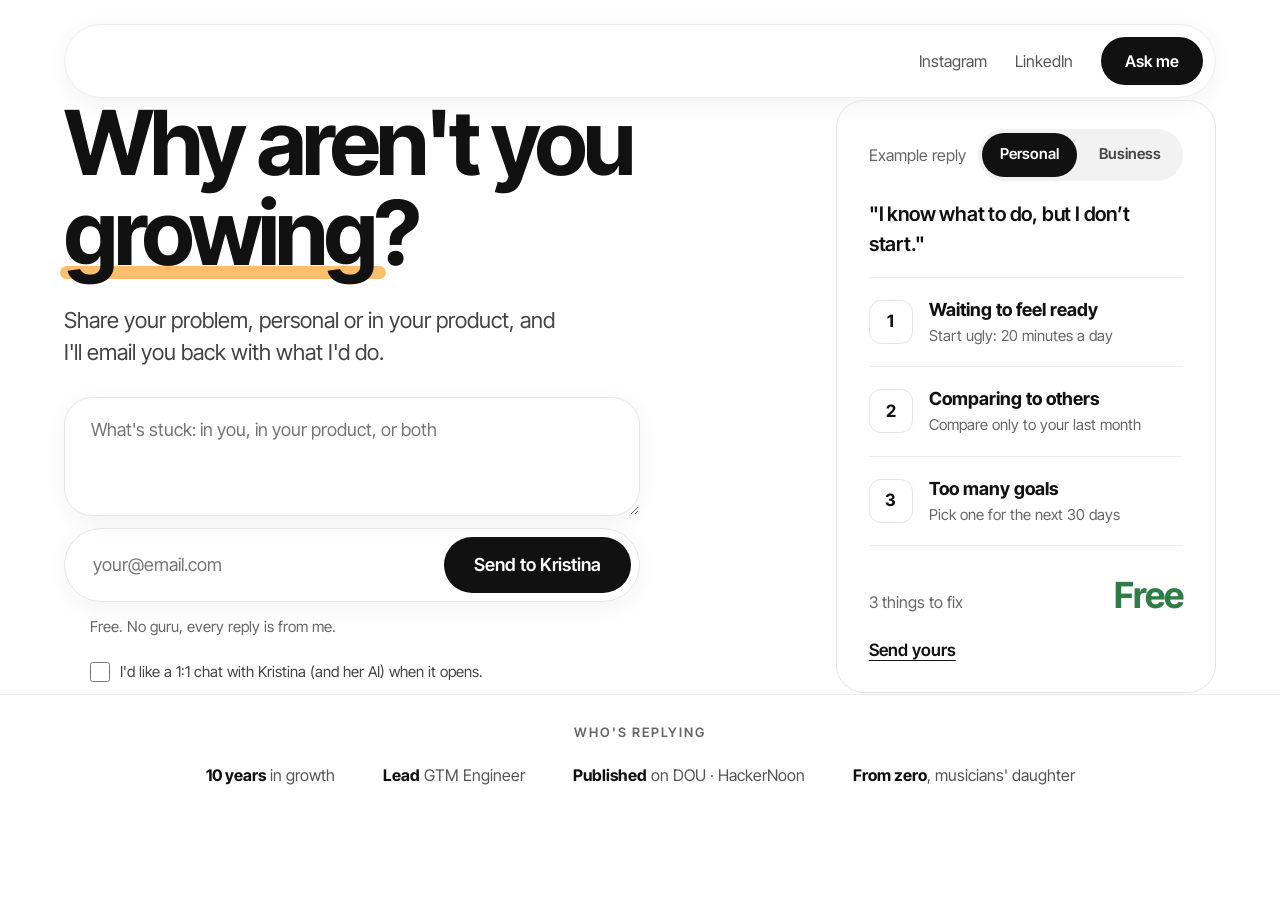
<file: ask/index.html>
<!doctype html>
<html lang="en">
<head>
<meta charset="utf-8">
<meta name="viewport" content="width=device-width, initial-scale=1">
<title>Why aren't you growing? | Kristina Vislianska</title>
<link rel="icon" type="image/svg+xml" href="../images/favicon.svg">
<meta name="description" content="Share your problem, personal or in your product, and I'll email you back with what I'd do.">
<link rel="preconnect" href="https://fonts.googleapis.com">
<link rel="stylesheet" href="https://fonts.googleapis.com/css2?family=Inter+Tight:wght@400;500;600;700&display=swap">
<style>
*{box-sizing:border-box}
body{margin:0;background:#fff;color:#111;font-family:'Inter Tight',Inter,system-ui,sans-serif;font-size:17px;line-height:1.5}
a{color:#111}a:hover{color:#444}
.wrap{max-width:1200px;margin:0 auto;padding:0 24px}
nav{display:flex;flex-wrap:wrap;justify-content:flex-end;align-items:center;gap:28px;margin-top:24px;padding:12px 12px 12px 28px;border:1px solid #EDEDED;border-radius:999px;box-shadow:0 6px 24px rgba(0,0,0,.05);font-size:16px}
nav a{text-decoration:none;color:#555}
.btn-dark{display:inline-flex;align-items:center;min-height:48px;padding:0 24px;border-radius:999px;background:#111;color:#fff!important;font-weight:600;text-decoration:none}
main{display:flex;flex-wrap:wrap;gap:56px;align-items:center;padding-top:72px;padding-bottom:48px}
.left{flex:999 1 480px;min-width:0;display:flex;flex-direction:column;gap:28px}
h1{margin:0;position:relative;z-index:0;font-weight:700;font-size:clamp(48px,7vw,92px);line-height:1;letter-spacing:-.045em}
.hl{position:relative;display:inline-block}
.hl::after{content:"";position:absolute;left:-4px;right:.35em;bottom:-.02em;height:.14em;border-radius:999px;background:#FFBE6B;z-index:-1}
.sub{margin:0;max-width:32rem;font-size:22px;line-height:1.45;color:#444}
form{display:flex;flex-direction:column;gap:12px;max-width:36rem}
textarea{padding:18px 26px;border-radius:28px;border:1px solid #E6E6E6;box-shadow:0 6px 24px rgba(0,0,0,.05);font:inherit;font-size:18px;resize:vertical;color:#111}
.pill{display:flex;flex-wrap:wrap;align-items:center;gap:8px;padding:8px 8px 8px 26px;border:1px solid #E6E6E6;border-radius:999px;box-shadow:0 6px 24px rgba(0,0,0,.05)}
.pill input{flex:1 1 180px;min-width:0;min-height:52px;border:0;background:transparent;font:inherit;font-size:18px;color:#111;outline:none}
textarea:focus{outline:2px solid #111;outline-offset:2px}
.pill:focus-within{outline:2px solid #111;outline-offset:2px}
button{font:inherit;cursor:pointer}
.send{min-height:56px;padding:0 30px;border:0;border-radius:999px;background:#111;color:#fff;font-size:18px;font-weight:600}
.note{margin:2px 0 0 26px;font-size:15px;color:#666}
.check{display:flex;align-items:center;gap:10px;min-height:44px;margin-left:26px;font-size:15px;color:#444;cursor:pointer}
.check input{width:20px;height:20px;margin:0;accent-color:#111}
.done{margin:0;font-size:22px;font-weight:600}
.err{color:#B42318}
.send:disabled{opacity:.6;cursor:default}
.sr{position:absolute;width:1px;height:1px;overflow:hidden;clip:rect(0 0 0 0)}
.card{flex:1 1 380px;min-width:0;padding:28px 32px;border:1px solid #E6E6E6;border-radius:28px;display:flex;flex-direction:column}
.card-top{display:flex;flex-wrap:wrap;justify-content:space-between;align-items:center;gap:12px;padding-bottom:18px}
.muted{color:#666;font-size:16px}
.tabs{display:inline-flex;padding:4px;border-radius:999px;background:#F2F2F2;gap:4px}
.tabs button{min-height:44px;padding:0 18px;border:0;border-radius:999px;background:transparent;color:#444;font-size:15px;font-weight:600}
.tabs button[aria-pressed="true"]{background:#111;color:#fff}
.q{padding-bottom:18px;border-bottom:1px solid #EDEDED;font-size:20px;font-weight:600;letter-spacing:-.01em}
.row{display:flex;align-items:center;gap:16px;padding:18px 0;border-bottom:1px solid #EDEDED}
.num{flex:0 0 auto;width:44px;height:44px;border-radius:12px;border:1px solid #E6E6E6;display:flex;align-items:center;justify-content:center;font-weight:700}
.row b{display:block;font-size:18px}
.row span{font-size:15px;color:#666}
.total{display:flex;justify-content:space-between;align-items:baseline;gap:12px;padding:22px 0 8px}
.free{font-size:36px;font-weight:700;letter-spacing:-.03em;color:#2E7D46}
.card a{align-self:flex-start;margin-top:8px;font-weight:600;text-underline-offset:4px}
.proof{border-top:1px solid #EDEDED}
.proof .wrap{padding-top:28px;padding-bottom:48px;display:flex;flex-direction:column;align-items:center;gap:20px}
.label{font-size:13px;font-weight:600;letter-spacing:.14em;text-transform:uppercase;color:#666}
.facts{display:flex;flex-wrap:wrap;justify-content:center;gap:16px 48px;font-size:16px;color:#555;text-align:center}
.facts b{color:#111}
</style>
</head>
<body>

<div class="wrap">
<nav>
<a href="https://www.instagram.com/callsense/">Instagram</a>
<a href="https://www.linkedin.com/in/kristinavislianska">LinkedIn</a>
<a href="#ask" class="btn-dark">Ask me</a>
</nav>
</div>

<main class="wrap">
<div class="left" id="ask">
<h1>Why aren't you <span class="hl">growing?</span></h1>
<p class="sub">Share your problem, personal or in your product, and I'll email you back with what I'd do.</p>

<form id="form" novalidate>
<input type="text" name="_honey" class="sr" tabindex="-1" autocomplete="off" aria-hidden="true">
<label for="block" class="sr">Your problem</label>
<textarea id="block" name="problem" rows="3" required placeholder="What's stuck: in you, in your product, or both"></textarea>
<div class="pill">
<label for="email" class="sr">Email address</label>
<input id="email" name="email" type="email" required placeholder="your@email.com">
<button type="submit" class="send">Send to Kristina</button>
</div>
<p class="note">Free. No guru, every reply is from me.</p>
<label class="check" for="chat"><input id="chat" name="chat_interest" type="checkbox">I'd like a 1:1 chat with Kristina (and her AI) when it opens.</label>
</form>
<p class="note err" id="err" role="alert" hidden>Couldn't send. Try again, or email me at <a href="mailto:tina.vislianska@gmail.com">tina.vislianska@gmail.com</a>.</p>
<p class="done" id="done" hidden>Got it. I'll reply to you personally. Welcome to the other side.</p>
</div>

<div class="card">
<div class="card-top">
<span class="muted">Example reply</span>
<div class="tabs" role="group" aria-label="Example type">
<button type="button" data-tab="personal" aria-pressed="true">Personal</button>
<button type="button" data-tab="business" aria-pressed="false">Business</button>
</div>
</div>
<div class="q" id="q"></div>
<div id="rows"></div>
<div class="total"><span class="muted">3 things to fix</span><span class="free">Free</span></div>
<a href="#ask">Send yours</a>
</div>
</main>

<div class="proof">
<div class="wrap">
<div class="label">Who's replying</div>
<div class="facts">
<span><b>10 years</b> in growth</span>
<span><b>Lead</b> GTM Engineer</span>
<span><b>Published</b> on DOU · HackerNoon</span>
<span><b>From zero</b>, musicians' daughter</span>
</div>
</div>
</div>

<script>
const examples = {
  personal: {
    q: '"I know what to do, but I don’t start."',
    rows: [
      ['Waiting to feel ready', 'Start ugly: 20 minutes a day'],
      ['Comparing to others', 'Compare only to your last month'],
      ['Too many goals', 'Pick one for the next 30 days']
    ]
  },
  business: {
    q: '"I post daily, but nobody buys."',
    rows: [
      ['Posts about the product', 'Answer one buyer question per post'],
      ['Afraid to sell', 'Make one direct offer this week'],
      ['No clear next step', 'One link, one action']
    ]
  }
};
const qEl = document.getElementById('q');
const rowsEl = document.getElementById('rows');
function show(tab) {
  const ex = examples[tab];
  qEl.textContent = ex.q;
  rowsEl.replaceChildren(...ex.rows.map(([title, fix], i) => {
    const row = document.createElement('div'); row.className = 'row';
    const n = document.createElement('div'); n.className = 'num'; n.textContent = i + 1;
    const t = document.createElement('div');
    const b = document.createElement('b'); b.textContent = title;
    const s = document.createElement('span'); s.textContent = fix;
    t.append(b, s); row.append(n, t); return row;
  }));
  document.querySelectorAll('.tabs button').forEach(btn =>
    btn.setAttribute('aria-pressed', btn.dataset.tab === tab ? 'true' : 'false'));
}
document.querySelectorAll('.tabs button').forEach(btn =>
  btn.addEventListener('click', () => show(btn.dataset.tab)));
show('personal');

document.getElementById('form').addEventListener('submit', async (e) => {
  e.preventDefault();
  const f = e.target;
  if (!f.problem.value.trim() || !f.email.checkValidity()) { f.reportValidity(); return; }
  const btn = f.querySelector('.send');
  const err = document.getElementById('err');
  err.hidden = true;
  btn.disabled = true; btn.textContent = 'Sending…';
  try {
    // FormSubmit emails each submission to Kristina; "email" becomes the reply-to address.
    const res = await fetch('https://formsubmit.co/ajax/tina.vislianska@gmail.com', {
      method: 'POST',
      headers: { 'Content-Type': 'application/json', Accept: 'application/json' },
      body: JSON.stringify({
        problem: f.problem.value.trim(),
        email: f.email.value,
        chat_interest: f.chat_interest.checked ? 'Yes' : 'No',
        _subject: 'New question from kristinavislianska.com/ask',
        _template: 'table',
        _honey: f._honey.value
      })
    });
    const data = await res.json();
    if (!res.ok || String(data.success) !== 'true') throw new Error(data.message);
    f.hidden = true;
    document.getElementById('done').hidden = false;
  } catch {
    err.hidden = false;
    btn.disabled = false; btn.textContent = 'Send to Kristina';
  }
});
</script>
</body>
</html>
</file>
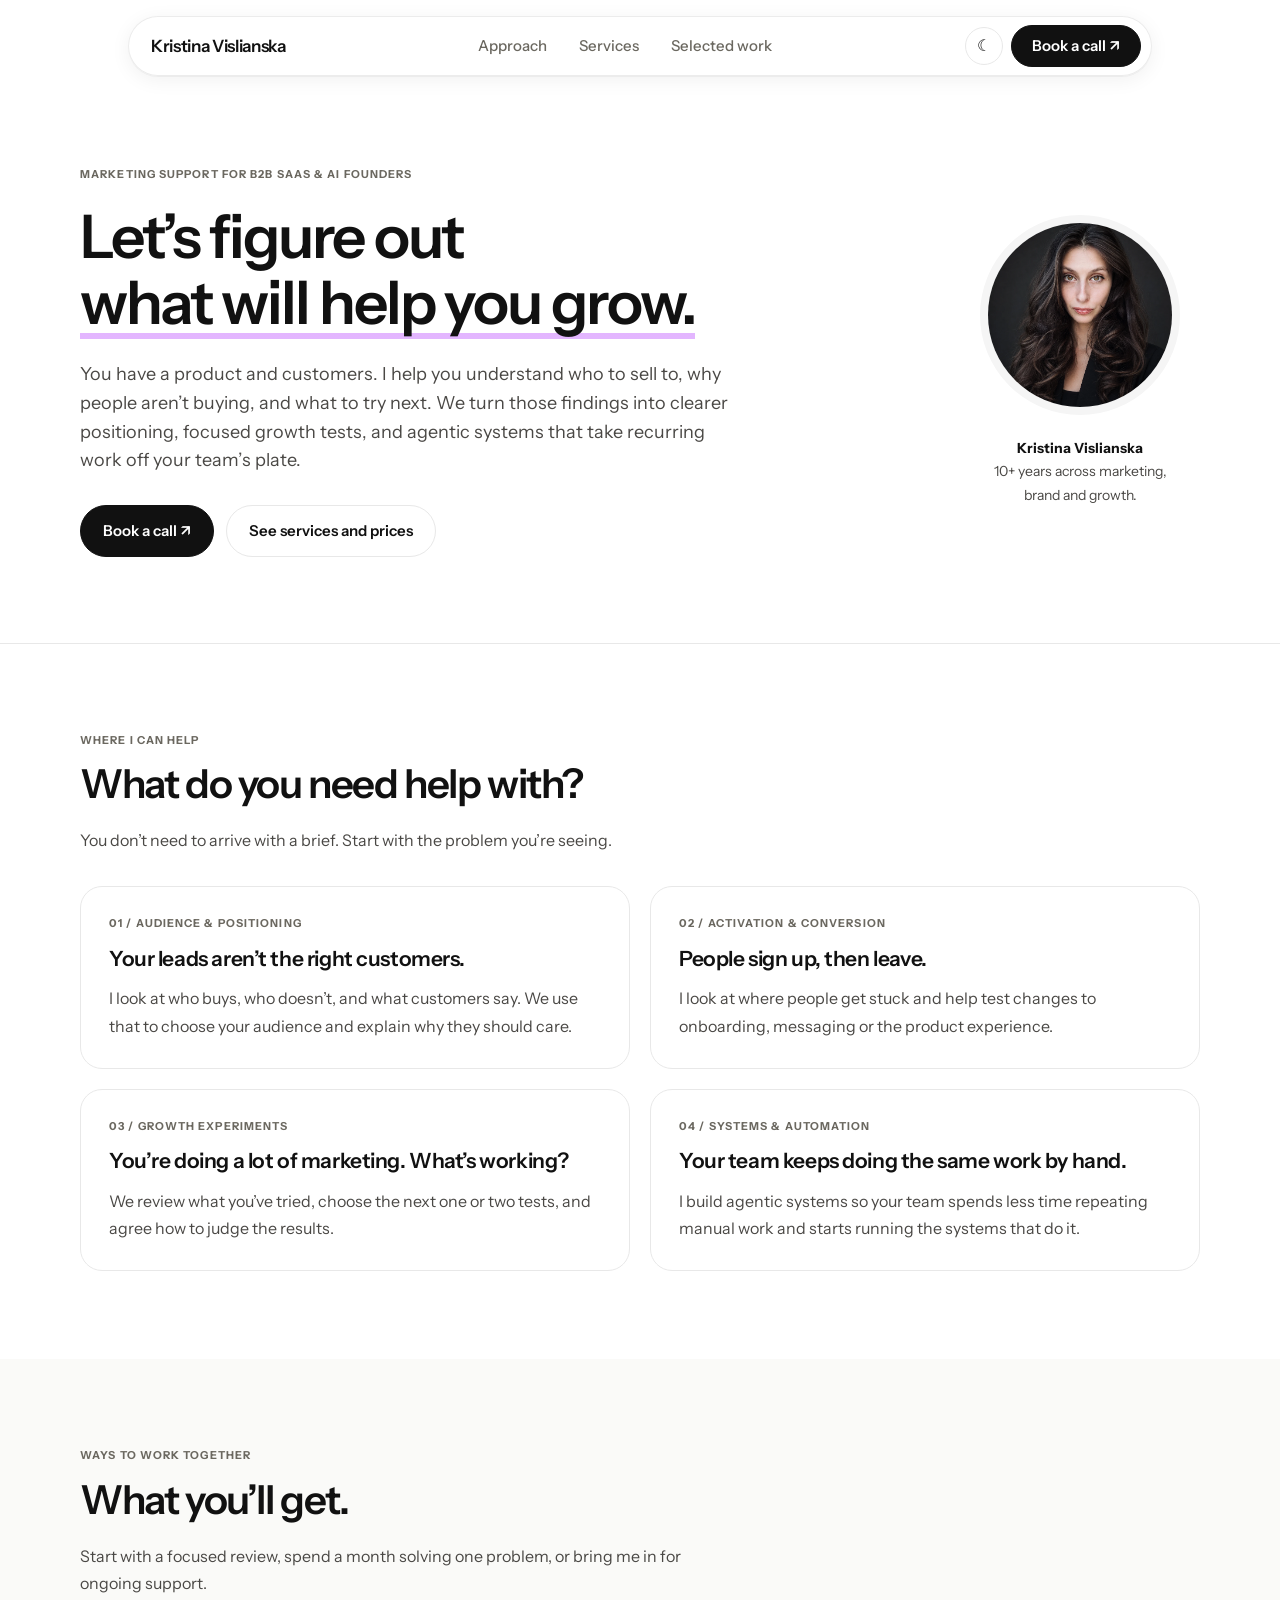
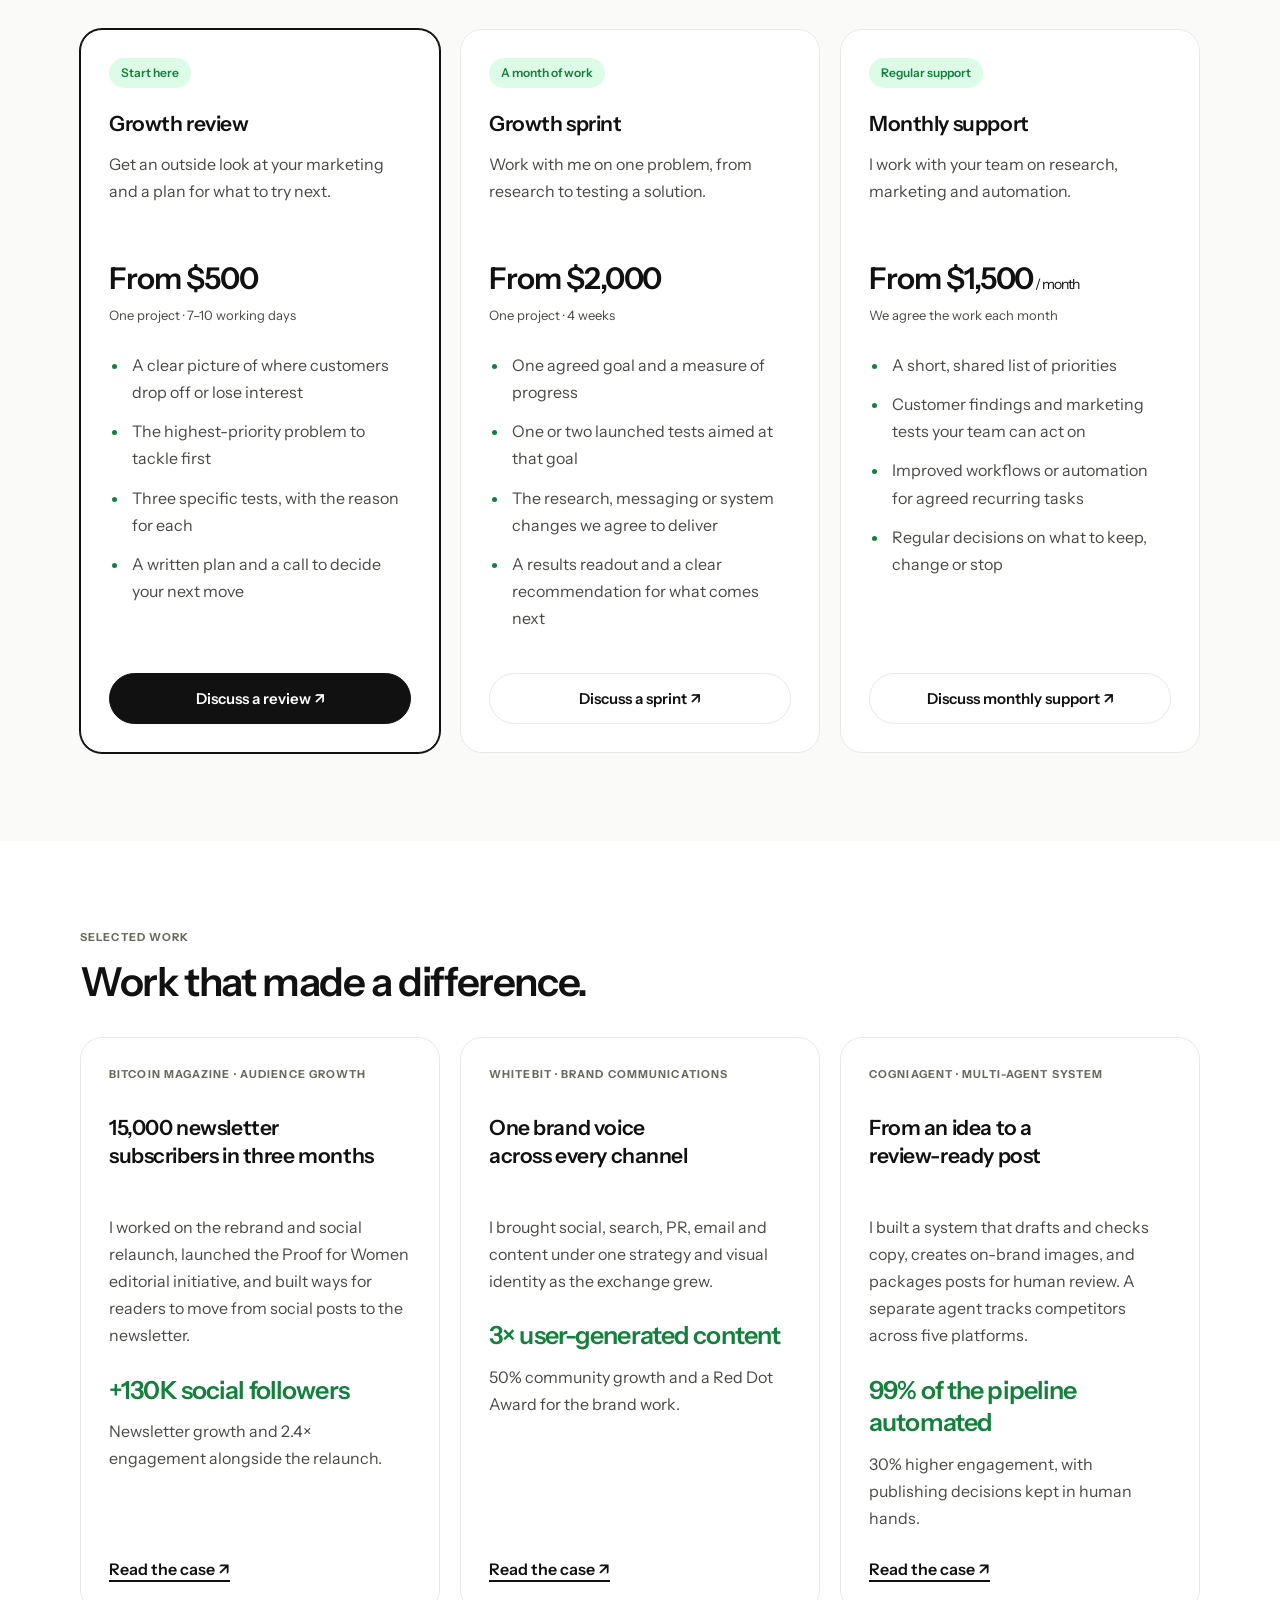
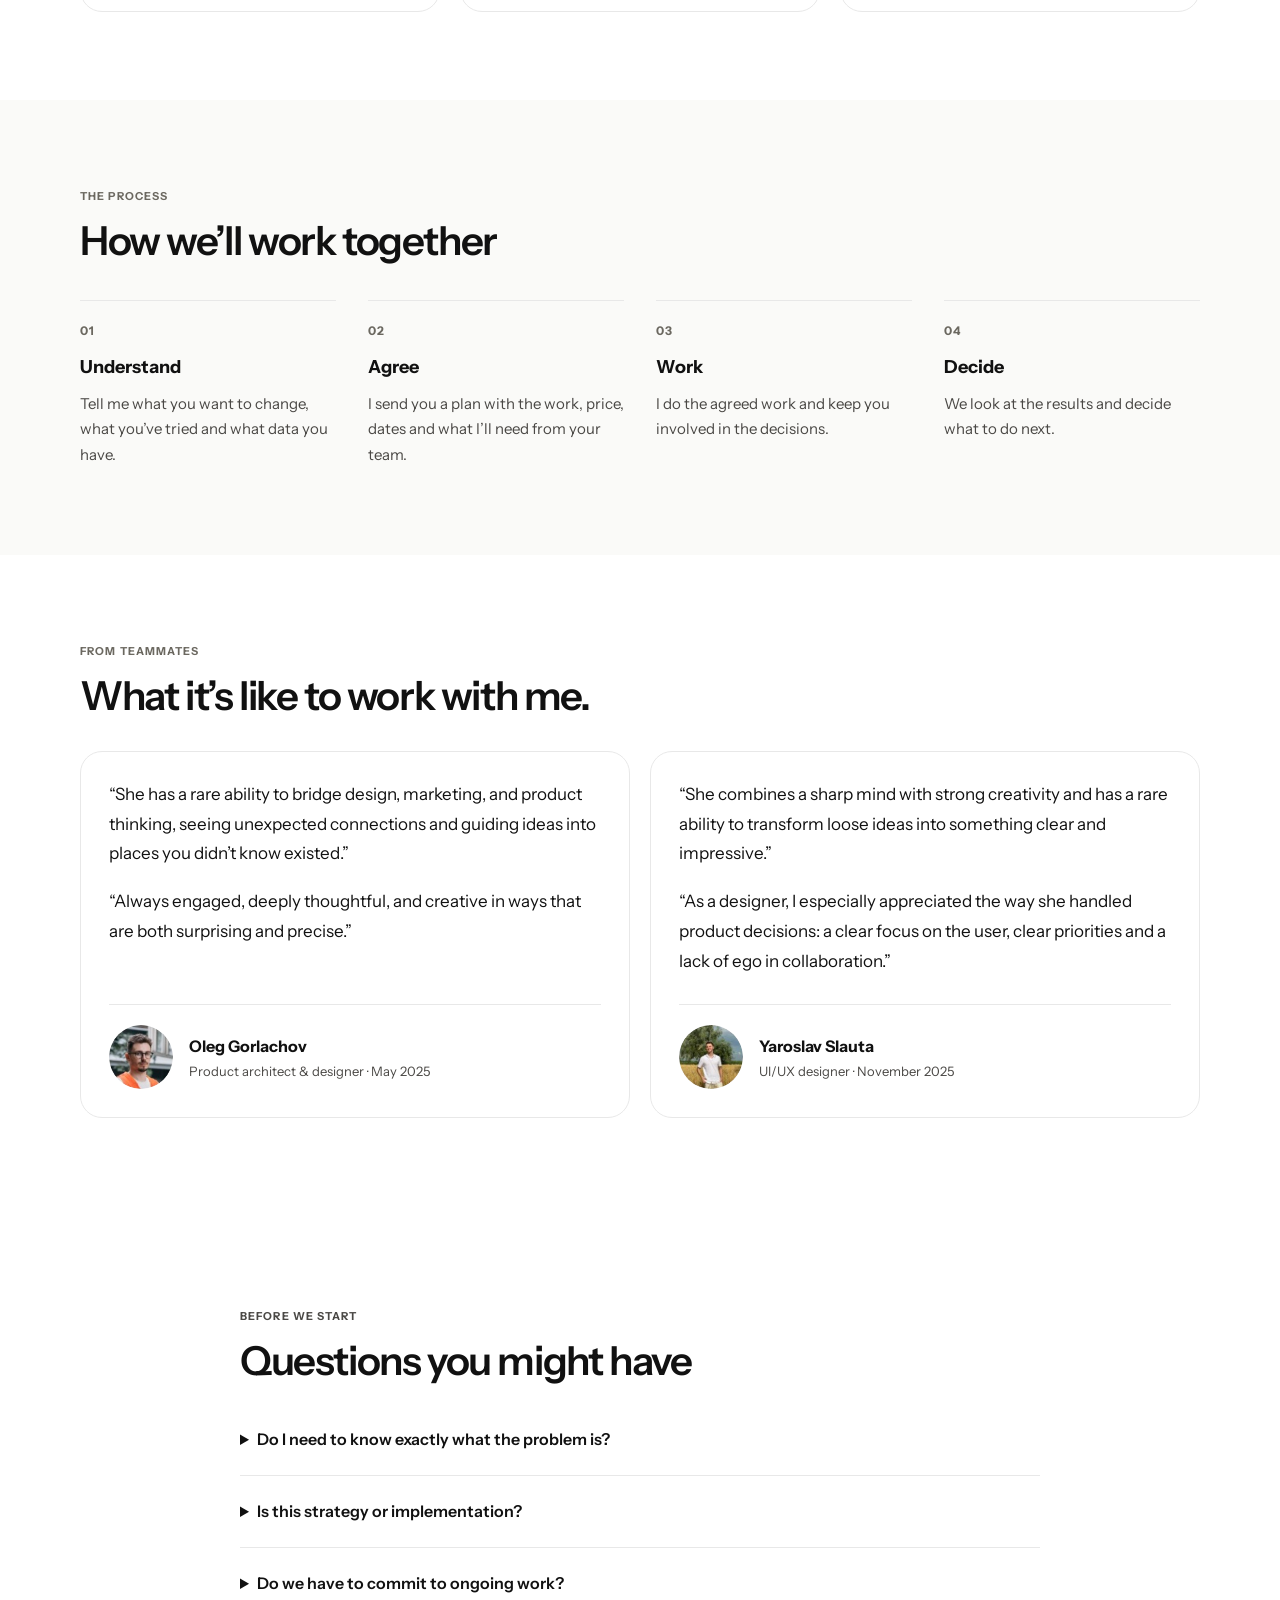
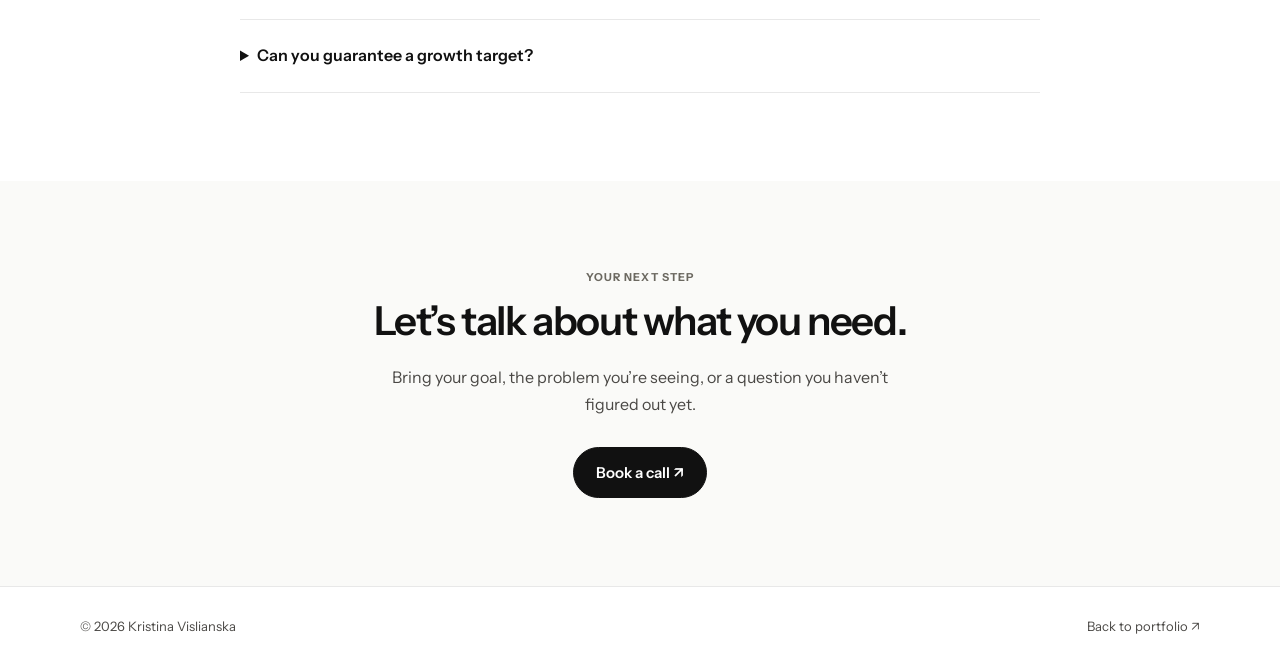
<file: work-with-me/index.html>
<!DOCTYPE html><html lang="en" data-theme="light"><head><meta charset="utf-8"><meta name="robots" content="noindex"><meta name="viewport" content="width=device-width, initial-scale=1"><title>Work with me | Kristina Vislianska</title><meta name="description" content="Customer research, marketing experiments and AI automation for B2B SaaS founders. Work with Kristina Vislianska."><link rel="icon" href="../images/favicon.svg"><link rel="preconnect" href="https://fonts.googleapis.com"><link href="https://fonts.googleapis.com/css2?family=Instrument+Sans:wght@400;500;600;700&family=JetBrains+Mono:wght@400;500&display=swap" rel="stylesheet"><link rel="stylesheet" href="style.css"><script type="text/javascript">(function(c,l,a,r,i,t,y){c[a]=c[a]||function(){(c[a].q=c[a].q||[]).push(arguments)};t=l.createElement(r);t.async=1;t.src="https://www.clarity.ms/tag/"+i;y=l.getElementsByTagName(r)[0];y.parentNode.insertBefore(t,y);})(window,document,"clarity","script","yhr2owpoyf");</script></head><body>
<a class="skip" href="#main">Skip to content</a><div class="nav-outer"><nav class="nav" aria-label="Main navigation"><a class="nav-name" href="/">Kristina Vislianska</a><div class="nav-links"><a href="#approach">Approach</a><a href="#services">Services</a><a href="#proof">Selected work</a></div><div class="nav-right"><button class="icon-btn" id="theme" aria-label="Switch to dark theme">☾</button><a class="nav-cta" href="https://calendar.app.google/ijKsFm2ozYECZqWo9">Book a call ↗</a></div></nav></div>
<main id="main"><section class="service-hero"><div class="wrap hero-layout"><div><p class="eyebrow">Marketing support for B2B SaaS & AI founders</p><h1>Let’s figure out<br><span class="hero-highlight">what will help you grow.</span></h1><p class="intro">You have a product and customers. I help you understand who to sell to, why people aren’t buying, and what to try next. We turn those findings into clearer positioning, focused growth tests, and agentic systems that take recurring work off your team’s plate.</p><div class="actions"><a class="btn primary" href="https://calendar.app.google/ijKsFm2ozYECZqWo9">Book a call ↗</a><a class="btn secondary" href="#services">See services and prices</a></div></div><aside><img class="portrait" src="../images/kristina-hero-2.webp" alt="Kristina Vislianska"><div class="profile-note"><strong>Kristina Vislianska</strong>10+ years across marketing,<br>brand and growth.</div></aside></div></section>
<section id="approach"><div class="wrap"><p class="eyebrow">Where I can help</p><h2 class="section-title">What do you need help with?</h2><p class="section-desc">You don’t need to arrive with a brief. Start with the problem you’re seeing.</p><div class="grid2">
<article class="panel"><span class="number">01 / AUDIENCE & POSITIONING</span><h3>Your leads aren’t the right customers.</h3><p>I look at who buys, who doesn’t, and what customers say. We use that to choose your audience and explain why they should care.</p></article>
<article class="panel"><span class="number">02 / ACTIVATION & CONVERSION</span><h3>People sign up, then leave.</h3><p>I look at where people get stuck and help test changes to onboarding, messaging or the product experience.</p></article>
<article class="panel"><span class="number">03 / GROWTH EXPERIMENTS</span><h3>You’re doing a lot of marketing. What’s working?</h3><p>We review what you’ve tried, choose the next one or two tests, and agree how to judge the results.</p></article>
<article class="panel"><span class="number">04 / SYSTEMS & AUTOMATION</span><h3>Your team keeps doing the same work by hand.</h3><p>I build agentic systems so your team spends less time repeating manual work and starts running the systems that do it.</p></article></div></div></section>
<section id="services" style="background:var(--bg-2)"><div class="wrap"><p class="eyebrow">Ways to work together</p><h2 class="section-title">What you’ll get.</h2><p class="section-desc">Start with a focused review, spend a month solving one problem, or bring me in for ongoing support.</p><div class="grid3">
<article class="panel offer featured"><span class="badge">Start here</span><h3>Growth review</h3><p>Get an outside look at your marketing and a plan for what to try next.</p><div class="price">From $500</div><div class="period">One project · 7–10 working days</div><ul><li>A clear picture of where customers drop off or lose interest</li><li>The highest-priority problem to tackle first</li><li>Three specific tests, with the reason for each</li><li>A written plan and a call to decide your next move</li></ul><a class="btn primary" href="https://calendar.app.google/ijKsFm2ozYECZqWo9">Discuss a review ↗</a></article>
<article class="panel offer"><span class="badge">A month of work</span><h3>Growth sprint</h3><p>Work with me on one problem, from research to testing a solution.</p><div class="price">From $2,000</div><div class="period">One project · 4 weeks</div><ul><li>One agreed goal and a measure of progress</li><li>One or two launched tests aimed at that goal</li><li>The research, messaging or system changes we agree to deliver</li><li>A results readout and a clear recommendation for what comes next</li></ul><a class="btn secondary" href="https://calendar.app.google/ijKsFm2ozYECZqWo9">Discuss a sprint ↗</a></article>
<article class="panel offer"><span class="badge">Regular support</span><h3>Monthly support</h3><p>I work with your team on research, marketing and automation.</p><div class="price">From $1,500<span style="font-size:14px;font-weight:400"> / month</span></div><div class="period">We agree the work each month</div><ul><li>A short, shared list of priorities</li><li>Customer findings and marketing tests your team can act on</li><li>Improved workflows or automation for agreed recurring tasks</li><li>Regular decisions on what to keep, change or stop</li></ul><a class="btn secondary" href="https://calendar.app.google/ijKsFm2ozYECZqWo9">Discuss monthly support ↗</a></article>
</div></div></section>
<section id="proof"><div class="wrap"><p class="eyebrow">Selected work</p><h2 class="section-title">Work that made a difference.</h2><div class="grid2"><article class="panel proof"><div class="proof-body"><span class="eyebrow">Bitcoin Magazine · Audience growth</span><h3>15,000 newsletter subscribers in three months</h3><p>I worked on the rebrand and social relaunch, launched the Proof for Women editorial initiative, and built ways for readers to move from social posts to the newsletter.</p><div class="result">+130K social followers</div><p>Newsletter growth and 2.4× engagement alongside the relaunch.</p><a class="subtle-link" href="/#case-bitcoin">Read the case ↗</a></div></article><article class="panel proof"><div class="proof-body"><span class="eyebrow">WhiteBIT · Brand communications</span><h3>One brand voice across every channel</h3><p>I brought social, search, PR, email and content under one strategy and visual identity as the exchange grew.</p><div class="result">3× user-generated content</div><p>50% community growth and a Red Dot Award for the brand work.</p><a class="subtle-link" href="/#case-whitebit">Read the case ↗</a></div></article><article class="panel proof"><div class="proof-body"><span class="eyebrow">CogniAgent · Multi-agent system</span><h3>From an idea to a review-ready post</h3><p>I built a system that drafts and checks copy, creates on-brand images, and packages posts for human review. A separate agent tracks competitors across five platforms.</p><div class="result">99% of the pipeline automated</div><p>30% higher engagement, with publishing decisions kept in human hands.</p><a class="subtle-link" href="/#case-cogni-multi-agent">Read the case ↗</a></div></article></div></div></section>
<section style="background:var(--bg-2)"><div class="wrap"><p class="eyebrow">The process</p><h2 class="section-title">How we’ll work together</h2><div class="process"><div><span class="number">01</span><h3>Understand</h3><p>Tell me what you want to change, what you’ve tried and what data you have.</p></div><div><span class="number">02</span><h3>Agree</h3><p>I send you a plan with the work, price, dates and what I’ll need from your team.</p></div><div><span class="number">03</span><h3>Work</h3><p>I do the agreed work and keep you involved in the decisions.</p></div><div><span class="number">04</span><h3>Decide</h3><p>We look at the results and decide what to do next.</p></div></div></div></section>
<section id="feedback"><div class="wrap"><p class="eyebrow">From teammates</p><h2 class="section-title">What it’s like to work with me.</h2><div class="feedback-grid"><article class="panel feedback-card"><blockquote><p>“She has a rare ability to bridge design, marketing, and product thinking, seeing unexpected connections and guiding ideas into places you didn’t know existed.”</p><p>“Always engaged, deeply thoughtful, and creative in ways that are both surprising and precise.”</p></blockquote><footer class="feedback-person"><span class="feedback-avatar avatar-oleg" role="img" aria-label="Oleg Gorlachov"></span><div><strong>Oleg Gorlachov</strong>Product architect &amp; designer · May 2025</div></footer></article><article class="panel feedback-card"><blockquote><p>“She combines a sharp mind with strong creativity and has a rare ability to transform loose ideas into something clear and impressive.”</p><p>“As a designer, I especially appreciated the way she handled product decisions: a clear focus on the user, clear priorities and a lack of ego in collaboration.”</p></blockquote><footer class="feedback-person"><span class="feedback-avatar avatar-yaroslav" role="img" aria-label="Yaroslav Slauta"></span><div><strong>Yaroslav Slauta</strong>UI/UX designer · November 2025</div></footer></article></div></div></section>
<section><div class="wrap faq"><p class="eyebrow">Before we start</p><h2 class="section-title">Questions you might have</h2><details><summary>Do I need to know exactly what the problem is?</summary><p>No. Tell me what you’re seeing. We’ll discuss whether a review would help and what information we can work with.</p></details><details><summary>Is this strategy or implementation?</summary><p>I can help with both. Before we start, we agree what I’ll do and what needs your team, a developer or another specialist.</p></details><details><summary>Do we have to commit to ongoing work?</summary><p>No. You can book a review or a single sprint. Continuing is a separate decision.</p></details><details><summary>Can you guarantee a growth target?</summary><p>I can commit to the work we agree on. I can’t promise a revenue or customer number before we’ve tested what works for your product.</p></details></div></section>
<section id="contact" class="booking"><div class="wrap"><p class="eyebrow">Your next step</p><h2 class="section-title">Let’s talk about what you need.</h2><p class="section-desc">Bring your goal, the problem you’re seeing, or a question you haven’t figured out yet.</p><a class="btn primary" href="https://calendar.app.google/ijKsFm2ozYECZqWo9">Book a call ↗</a></div></section></main><footer><div class="wrap"><span>© 2026 Kristina Vislianska</span><a href="/">Back to portfolio ↗</a></div></footer><script src="page.js"></script></body></html>
</file>
<file: work-with-me/style.css>
:root{--bg:#fff;--bg-2:#f5f7fb;--card:#fff;--text:#172033;--text-2:#566174;--border:#dfe5ee;--accent:#294edb;--accent-text:#fff;--signal-soft:#edf1ff}
[data-theme="dark"]{--bg:#10131a;--bg-2:#161c28;--card:#1b2230;--text:#eef2fb;--text-2:#b3bed1;--border:#344057;--accent:#a9bbff;--accent-text:#111a35;--signal-soft:#263352}
*{box-sizing:border-box;margin:0;padding:0}html{scroll-behavior:smooth}body{background:var(--bg);color:var(--text);font:16px/1.65 'DM Sans',system-ui,sans-serif;-webkit-font-smoothing:antialiased}a{color:inherit;text-decoration:none}img{display:block;max-width:100%}button{font:inherit}
h1,h2,h3,.nav-name,.price,.result{font-family:'Manrope',sans-serif}h1,h2,h3{text-wrap:balance}section{padding:88px 24px;scroll-margin-top:100px}.wrap{width:100%;max-width:1120px;margin:0 auto}
.nav-outer{position:fixed;inset:16px 0 auto;z-index:20;display:flex;justify-content:center;padding:0 16px}.nav{display:flex;align-items:center;gap:18px;padding:10px 12px 10px 22px;border:1px solid var(--border);border-radius:100px;background:var(--card);box-shadow:0 6px 28px #17203312;max-width:100%}.nav-name{font-weight:700;font-size:14px;white-space:nowrap}.nav-links,.nav-right{display:flex;align-items:center;gap:8px}.nav-links a{padding:10px;font-size:13px;color:var(--text-2);border-radius:20px}.nav-links a:hover{background:var(--signal-soft);color:var(--accent)}.icon-btn{width:44px;height:44px;flex-shrink:0;border:1px solid var(--border);border-radius:50%;background:var(--bg);color:var(--text);cursor:pointer;font-size:20px}
.nav-cta,.btn{display:inline-flex;align-items:center;justify-content:center;min-height:48px;border-radius:12px;padding:12px 20px;font-size:14px;font-weight:600;border:1px solid var(--border);transition:background .15s,box-shadow .15s}.nav-cta{min-height:44px;border-radius:30px;font-size:13px;white-space:nowrap}.nav-cta,.btn.primary{background:var(--accent);color:var(--accent-text);border-color:var(--accent)}.btn.secondary{background:var(--card)}.btn:hover,.nav-cta:hover{box-shadow:0 4px 16px #294edb26}.btn.secondary:hover{background:var(--signal-soft)}
.service-hero{padding-top:166px;padding-bottom:86px;background:radial-gradient(ellipse at 82% 40%,var(--signal-soft),transparent 48%)}.hero-layout{display:grid;grid-template-columns:minmax(0,1fr) 240px;gap:64px;align-items:center}.service-hero h1{font-weight:500;font-size:clamp(38px,4.7vw,62px);letter-spacing:-.055em;line-height:1.12;margin:20px 0 24px}.hero-highlight{color:var(--accent)}.intro{max-width:650px;font-size:18px;line-height:1.75;color:var(--text-2)}.actions{display:flex;flex-wrap:wrap;gap:12px;margin-top:30px}.portrait{width:200px;height:200px;object-fit:cover;border-radius:50%;border:8px solid var(--signal-soft);margin:0 auto 22px}.profile-note{text-align:center;font-size:14px;color:var(--text-2)}.profile-note strong{display:block;color:var(--text)}
.eyebrow,.number{display:block;font:11px/1.6 'JetBrains Mono',monospace;text-transform:uppercase;letter-spacing:.08em;color:var(--accent)}.section-title{font-size:clamp(29px,3.3vw,40px);font-weight:500;letter-spacing:-.045em;line-height:1.2;margin:12px 0 20px}.section-desc{color:var(--text-2);max-width:650px;margin-bottom:32px}
.grid2,.feedback-grid{display:grid;grid-template-columns:repeat(2,minmax(0,1fr));gap:20px}.grid3,#proof .grid2{display:grid;grid-template-columns:repeat(3,minmax(0,1fr));gap:20px}.panel{padding:28px;border:1px solid var(--border);border-radius:20px;background:var(--card)}.panel h3{font-size:21px;font-weight:650;line-height:1.4;letter-spacing:-.025em;margin:12px 0}.panel p{color:var(--text-2)}#approach{border-top:1px solid var(--border)}
.offer{display:flex;flex-direction:column}.offer.featured{border-color:var(--accent);box-shadow:inset 0 3px var(--accent)}.badge{display:inline-block;align-self:flex-start;font-size:12px;color:var(--accent);background:var(--signal-soft);border-radius:30px;padding:5px 12px}.offer h3{margin-top:22px}.offer>p{min-height:80px}.price{font-size:30px;font-weight:650;letter-spacing:-.04em;margin-top:22px}.period{font-size:13px;color:var(--text-2)}.offer ul{padding-left:20px;margin:26px 0 28px;flex:1;color:var(--text-2)}.offer li{margin-bottom:12px;padding-left:3px}.offer li::marker{color:var(--accent)}.offer .btn{width:100%;padding-left:10px;padding-right:10px}
#proof .section-title,#feedback .section-title{margin-bottom:32px}.proof{padding:0;display:flex}.proof-body{padding:28px;display:flex;flex-direction:column;width:100%}.proof .eyebrow{min-height:36px}.proof h3{min-height:88px}.result{font-size:25px;line-height:1.3;color:var(--accent);letter-spacing:-.035em;font-weight:650;margin:24px 0 12px}.proof .subtle-link{margin-top:auto;padding-top:24px;align-self:flex-start}.subtle-link{text-decoration:underline;text-underline-offset:5px;text-decoration-color:var(--border)}.subtle-link:hover{color:var(--accent);text-decoration-color:var(--accent)}
.process{display:grid;grid-template-columns:repeat(4,minmax(0,1fr));gap:32px;margin-top:36px}.process>div{border-top:1px solid var(--border);padding-top:20px}.process .number{font-size:16px}.process h3{font-size:18px;margin:12px 0 8px}.process p{color:var(--text-2);font-size:15px}
.feedback-card{display:flex;flex-direction:column}.feedback-card blockquote{flex:1;font-size:17px;line-height:1.75}.feedback-card blockquote p{color:var(--text)}.feedback-card blockquote p+p{margin-top:18px}.feedback-card footer{margin-top:28px;padding-top:20px;border-top:1px solid var(--border);color:var(--text-2);font-size:13px}.feedback-card footer strong{display:block;color:var(--text);font-size:16px}
.faq{max-width:800px}.faq details{border-bottom:1px solid var(--border);padding:22px 0}.faq summary{cursor:pointer;font-weight:600;padding-right:12px}.faq p{color:var(--text-2);margin-top:14px}.booking{text-align:center;background:var(--bg-2)}.booking .section-desc{margin:0 auto 28px;max-width:540px}
body>footer{padding:28px 24px;border-top:1px solid var(--border);font-size:13px;color:var(--text-2)}body>footer .wrap{display:flex;justify-content:space-between;gap:20px}.skip{position:fixed;top:-100px;left:16px;z-index:50;padding:12px 20px;background:var(--card)}.skip:focus{top:10px}:focus-visible{outline:3px solid var(--accent);outline-offset:5px}

.feedback-person { display:flex; align-items:center; gap:16px; text-align:left; }
.feedback-avatar { display:block; width:64px; height:64px; flex:0 0 64px; border-radius:50%; background-repeat:no-repeat; background-color:#fff; }
.avatar-oleg { background-image:url('/images/oleg-recommendation.jpeg'); background-size:1046.667px 268px; background-position:-30px -18px; }
.avatar-yaroslav { background-image:url('/images/yaroslav-recommendation.jpeg'); background-size:1030.667px 302.667px; background-position:-10px -9.333px; }

@media(max-width:980px){.nav-links{display:none}.hero-layout{grid-template-columns:minmax(0,1fr) 190px;gap:32px}.portrait{width:170px;height:170px}.grid3,#proof .grid2{grid-template-columns:1fr}.offer>p,.proof h3,.proof .eyebrow{min-height:0}.offer .btn{width:auto;align-self:flex-start;padding:12px 22px}}
@media(max-width:700px){section{padding:60px 20px}.nav{gap:8px;padding:8px 10px 8px 14px}.nav-name{font-size:12px}.nav-right{gap:6px}.nav-cta{padding:10px 12px;font-size:12px}.service-hero{padding-top:132px}.hero-layout{grid-template-columns:1fr;gap:32px}.hero-layout aside{display:flex;align-items:center;gap:16px}.portrait{width:80px;height:80px;margin:0;border-width:4px}.profile-note{text-align:left}.service-hero h1{font-size:clamp(36px,8vw,48px)}.intro{font-size:17px}.grid2,.feedback-grid{grid-template-columns:1fr}.process{grid-template-columns:repeat(2,minmax(0,1fr));gap:26px}.panel,.proof-body{padding:24px}.proof{padding:0}}
@media(max-width:380px){.nav-name{max-width:112px;white-space:normal;line-height:1.3}.actions .btn{width:100%}body>footer .wrap{flex-direction:column;gap:8px}}
@media(prefers-reduced-motion:reduce){html{scroll-behavior:auto}*,*::before,*::after{transition:none!important}}

/* Refined typography and quiet motion within the original visual style. */
body { font-size:16px; line-height:1.7; }
.service-hero h1 { font-weight:600; letter-spacing:-.045em; line-height:1.14; }
.section-title { font-weight:600; letter-spacing:-.035em; line-height:1.2; }
.panel h3 { font-weight:600; letter-spacing:-.02em; line-height:1.35; }
.intro { line-height:1.75; }
.price,.result { font-weight:700; letter-spacing:-.035em; }
.eyebrow,.number { font-size:12px; letter-spacing:.055em; }
.feedback-card blockquote { line-height:1.75; }
.btn,.nav-cta { transition:transform .18s ease,box-shadow .18s ease,background .18s ease; }
@media(hover:hover) {
  .btn:hover,.nav-cta:hover { transform:translateY(-2px); }
  .proof { transition:transform .2s ease,box-shadow .2s ease; }
  .proof:hover { transform:translateY(-3px); box-shadow:0 8px 24px #1720330c; }
}
.reveal.is-visible { animation:arrive .6s cubic-bezier(.2,.7,.2,1) both; }
@keyframes arrive { from { opacity:.35; transform:translateY(14px); } to { opacity:1; transform:translateY(0); } }
@media(prefers-reduced-motion:reduce) {
  *,*::before,*::after { animation:none!important; transition:none!important; }
  .btn:hover,.nav-cta:hover,.proof:hover { transform:none; }
}

/* Offlist-inspired layer (matches the homepage): Instrument Sans, ink on white, warm greys, pill controls, hairline cards. */
:root{--bg:#fff;--bg-2:#fafaf8;--card:#fff;--text:#111;--text-2:#4a4845;--muted:#6b6860;--border:#e8e8e8;--accent:#111;--accent-text:#fff;--signal-soft:#f5f5f5;--ok:#15803d;--ok-surface:#dcfce7;--mark:oklch(.85 .14 305)}
[data-theme="dark"]{--bg:#111110;--bg-2:#161614;--card:#1a1a18;--text:#f3f1ec;--text-2:#c9c5bc;--muted:#8f8b82;--border:#2b2a27;--accent:#f3f1ec;--accent-text:#111;--signal-soft:#232220;--ok:#4ade80;--ok-surface:#13291c;--mark:oklch(.55 .14 305)}
body,h1,h2,h3,.nav-name,.price,.result{font-family:'Instrument Sans',-apple-system,BlinkMacSystemFont,'Segoe UI',sans-serif}
.nav{width:100%;max-width:1024px;height:60px;justify-content:space-between;padding:0 10px 0 22px;background:color-mix(in srgb,var(--card) 72%,transparent);backdrop-filter:blur(16px) saturate(140%);-webkit-backdrop-filter:blur(16px) saturate(140%);border-color:color-mix(in srgb,var(--text) 8%,transparent);box-shadow:0 1px 0 rgba(0,0,0,.04),0 4px 20px rgba(0,0,0,.06)}
.nav-name{font-size:17px;font-weight:600;letter-spacing:-.02em}
.nav-links a{padding:7px 12px;font-size:15px;font-weight:500;color:var(--muted)}
.nav-links a:hover{background:transparent;color:var(--text)}
.icon-btn{width:38px;height:38px;font-size:16px}
.nav-cta{min-height:42px;padding:0 20px;font-size:15px}
.btn{border-radius:9999px;font-size:15px;padding:12px 22px}
.btn:hover,.nav-cta:hover{box-shadow:none}
.btn.primary:hover,.nav-cta:hover{background:color-mix(in srgb,var(--accent) 85%,var(--bg))}
.service-hero{background:none}
.service-hero h1{font-weight:600;letter-spacing:-.035em;line-height:1.1}
.hero-highlight{color:inherit;background:linear-gradient(var(--mark),var(--mark)) no-repeat 0 100%/100% .1em;-webkit-box-decoration-break:clone;box-decoration-break:clone}
.intro{font-size:18px;line-height:1.6}
.eyebrow,.number{font:700 11px/1.6 'Instrument Sans',sans-serif;letter-spacing:.1em;color:var(--muted)}
.process .number{font-size:12px}
.section-title{font-weight:600;letter-spacing:-.035em;line-height:1.15}
.panel{border-radius:22px}
.panel h3{font-weight:600}
.offer.featured{border-color:var(--text);box-shadow:0 0 0 1px var(--text)}
.badge{color:var(--ok);background:var(--ok-surface);font-weight:600}
.price{font-weight:600}
.offer li::marker{color:var(--ok)}
.result{color:var(--ok);font-weight:600}
.subtle-link{font-weight:600;text-decoration-color:currentColor;text-decoration-thickness:1.5px}
.subtle-link:hover{color:var(--muted);text-decoration-color:currentColor}
.proof{transition:border-color .2s ease,box-shadow .2s ease}
@media(hover:hover){.btn:hover,.nav-cta:hover{transform:none}.proof:hover{transform:none;border-color:var(--text);box-shadow:0 0 0 1px var(--text)}}
@media(max-width:700px){.nav{height:56px;padding:0 8px 0 16px}.nav-name{font-size:14px}.nav-cta{padding:0 14px;font-size:13px}}
</file>
